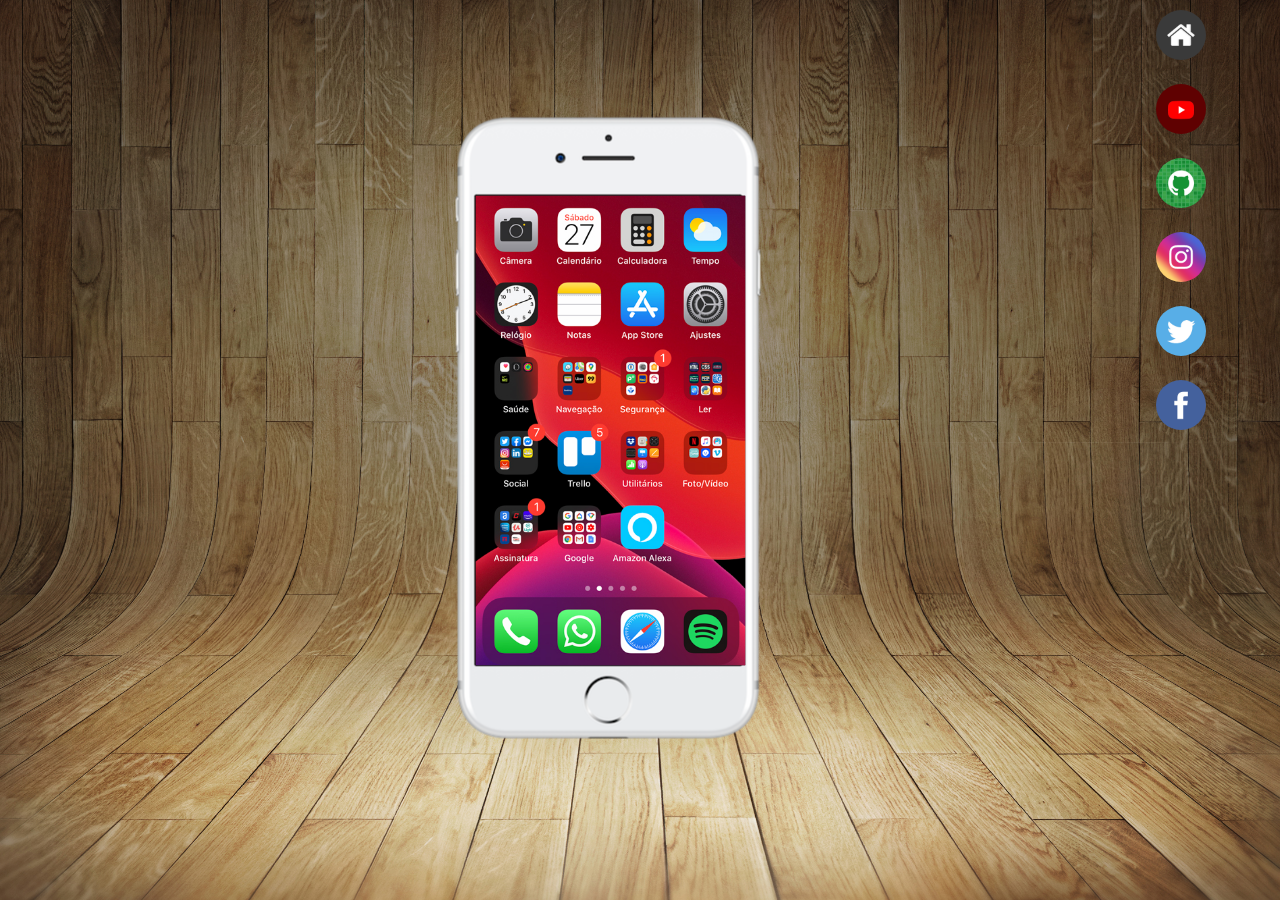
<file: index.html>
<!DOCTYPE html>
<html lang="pt-br">
<head>
    <meta charset="UTF-8">
    <meta name="viewport" content="width=device-width, initial-scale=1.0">
    <title>Projeto Redes Sociais</title>
    <link rel="shortcut icon" href="favicon.ico" type="image/x-icon">
    <link rel="stylesheet" href="css/style.css">
</head>
<body>
    <main>
        <section id="tlf">
            <iframe src="tls/home.html" name="frm" id="frm" frameborder="0"> Seu navegador não é compatível com o uso de iframes</iframe>
        </section>
        <section id="rds">
            <a href="tls/home.html" target="frm"> <img src="imagens/logo-home.jpg" alt="Home"></a>

            <a href="tls/youtube.html" target="frm"> <img src="imagens/logo-youtube.jpg" alt="YouTube"></a>

            <a href="tls/github.html" target="frm"><img src="imagens/logo-github.jpg" alt="gitHub"></a>

            <a href="tls/instagram.html" target="frm"><img src="imagens/logo-instagram.jpg" alt="Instagram"></a>

            <a href="tls/twitter.html" target="frm"><img src="imagens/logo-twitter.jpg" alt=""></a>

            <a href="tls/facebook.html" target="frm"><img src="imagens/logo-facebook.jpg" alt=""></a>

        </section>
    </main>

    
</body>
</html>
</file>
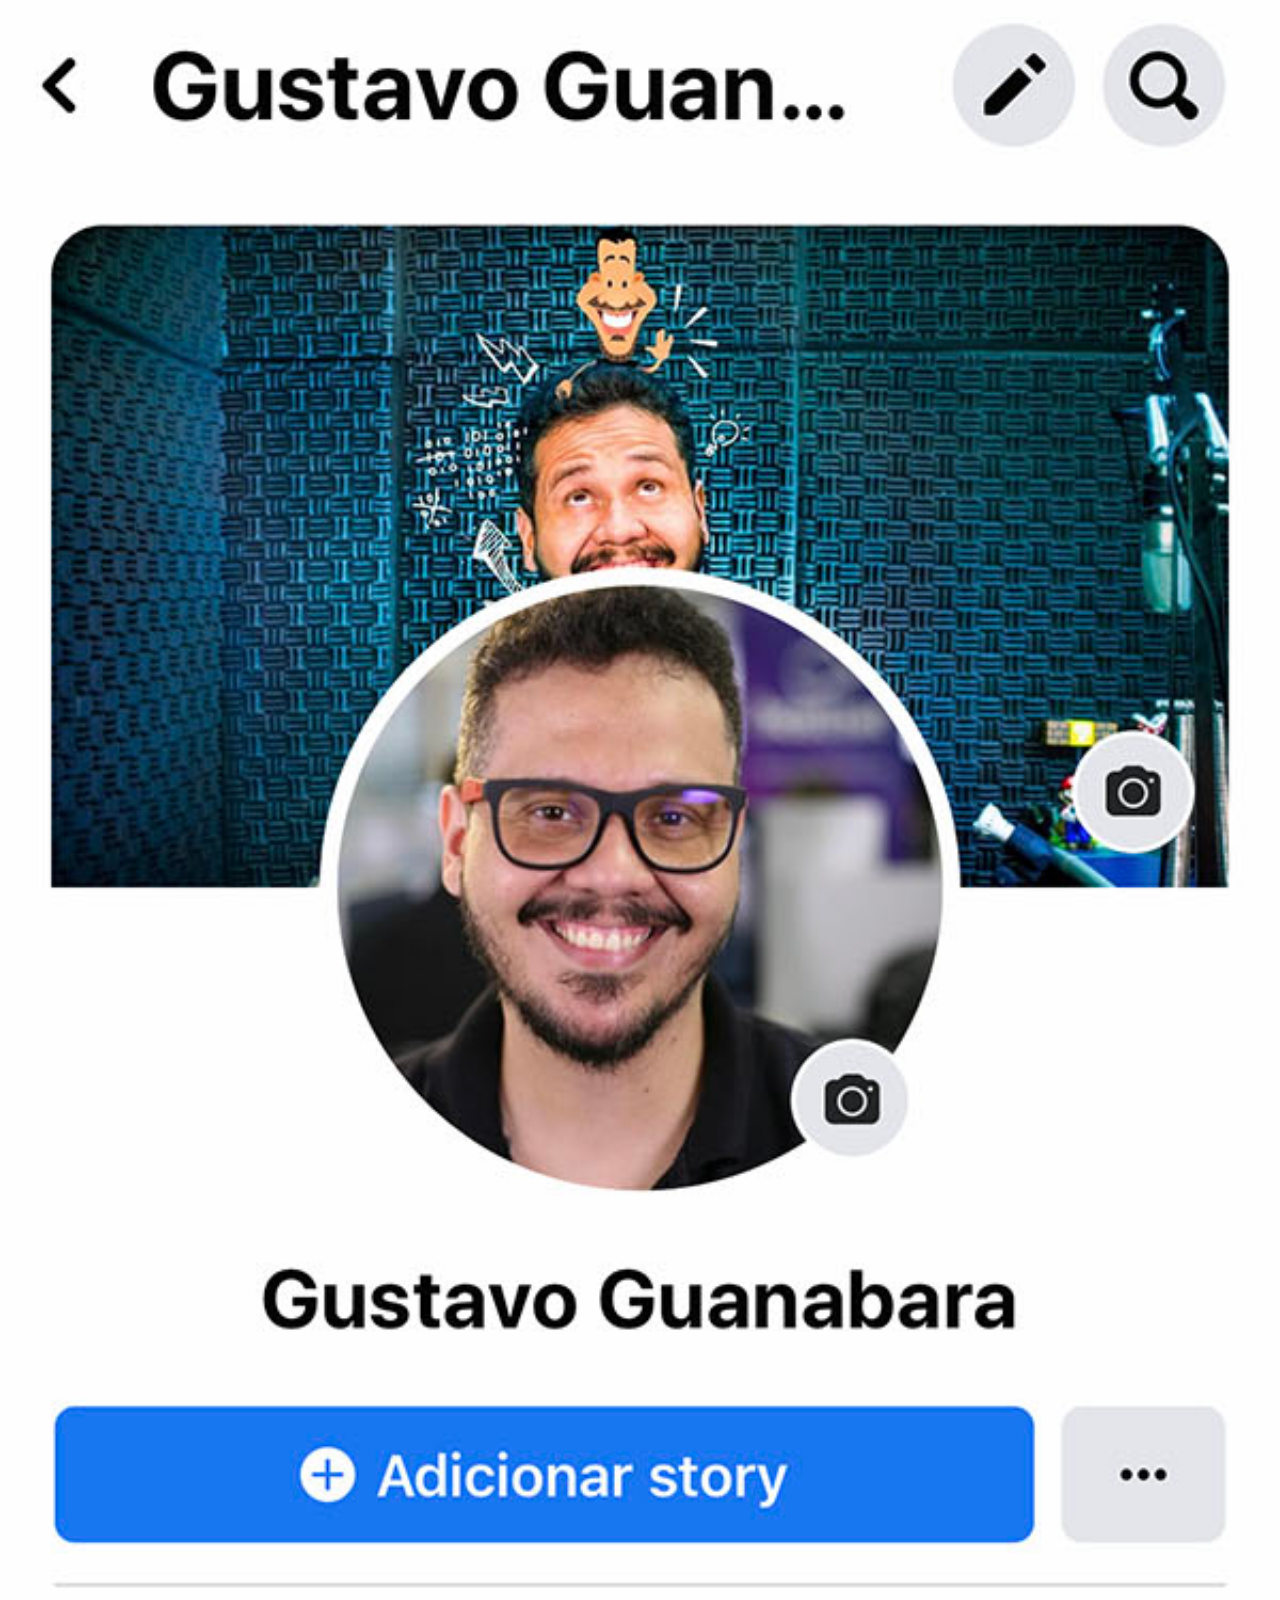
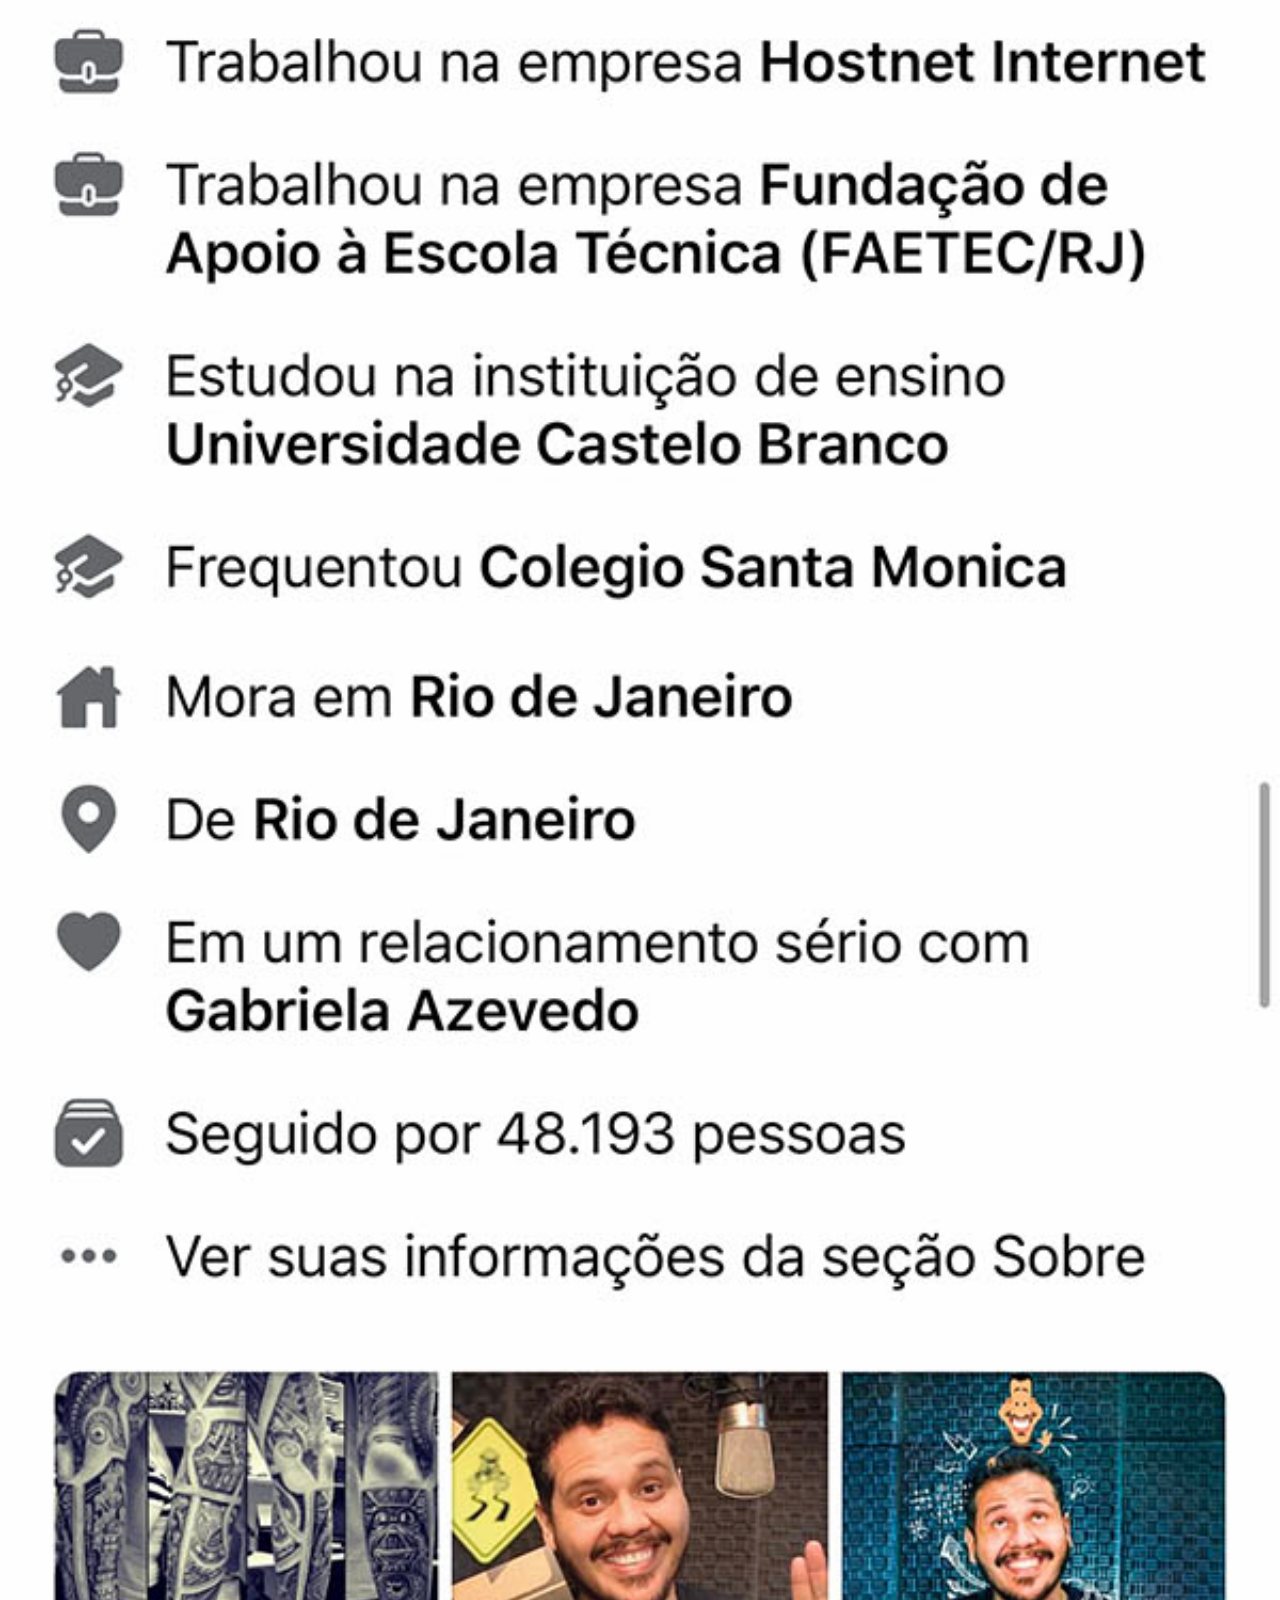
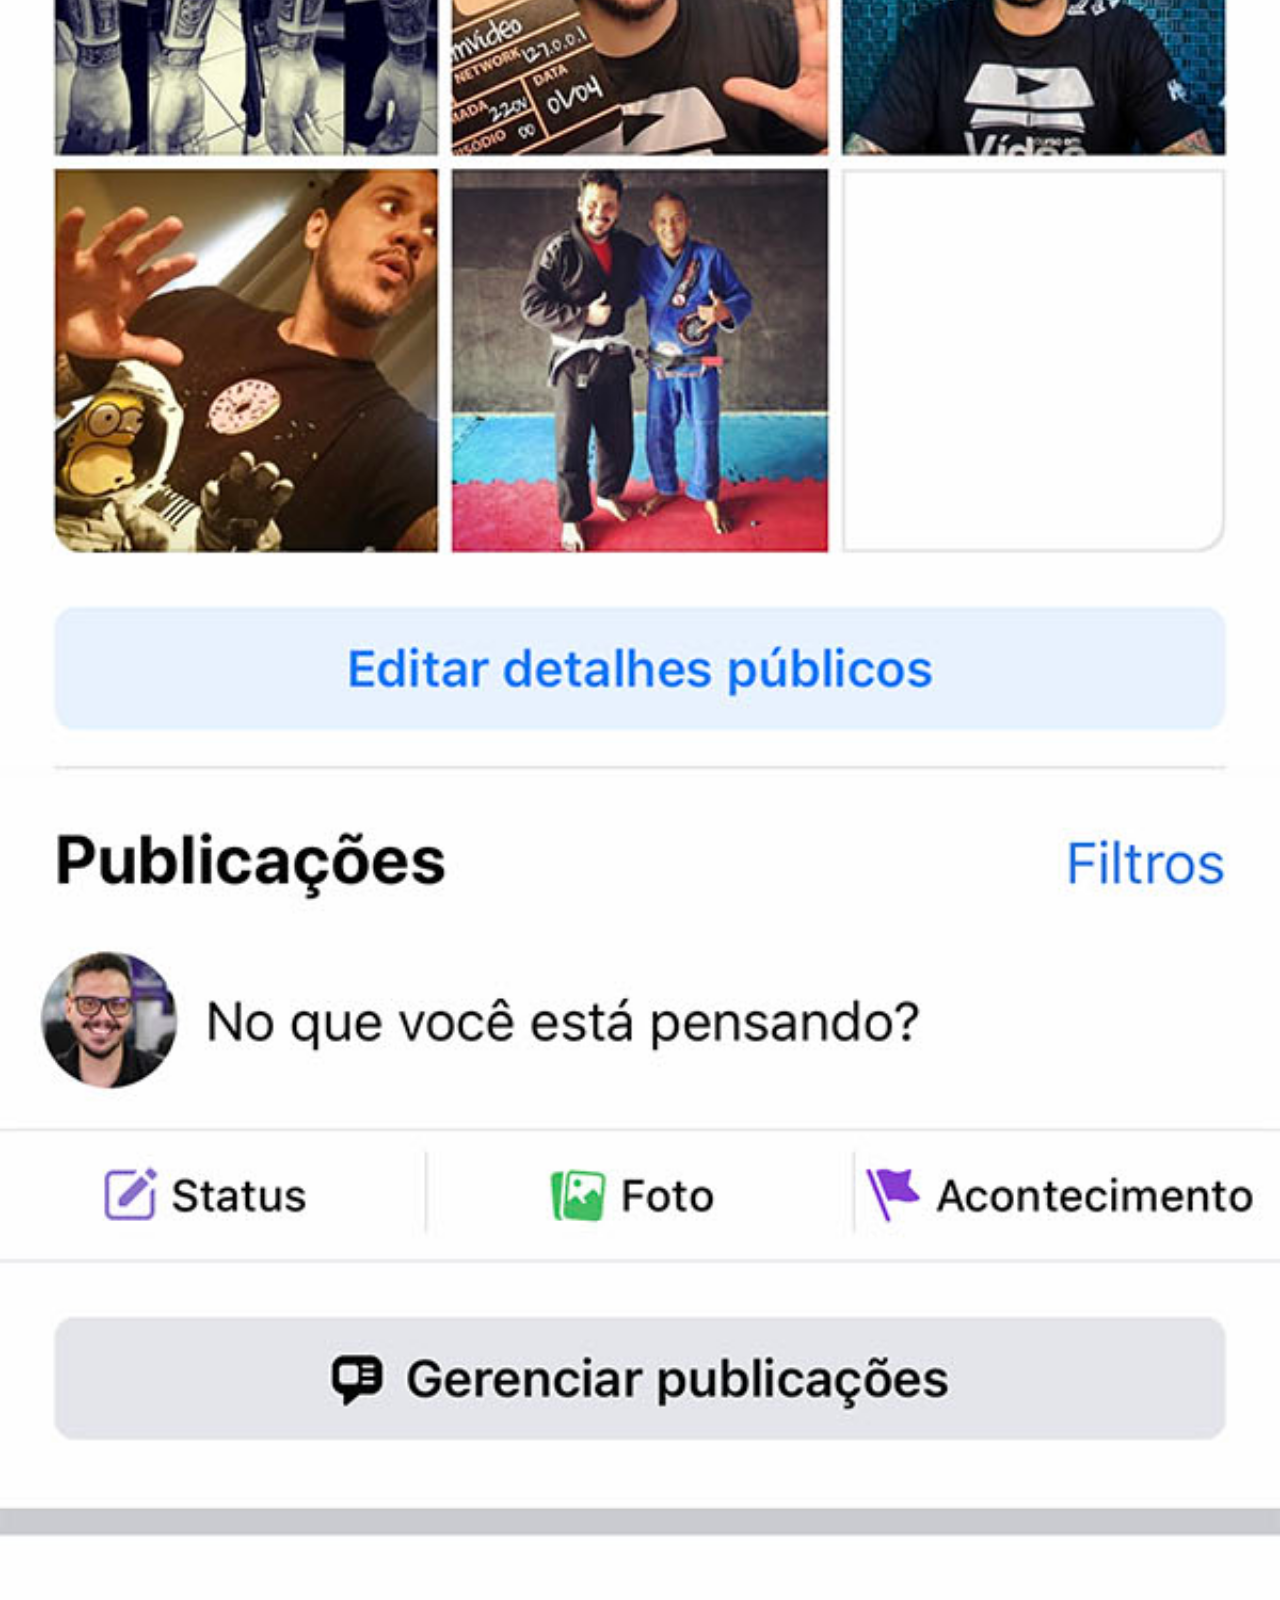
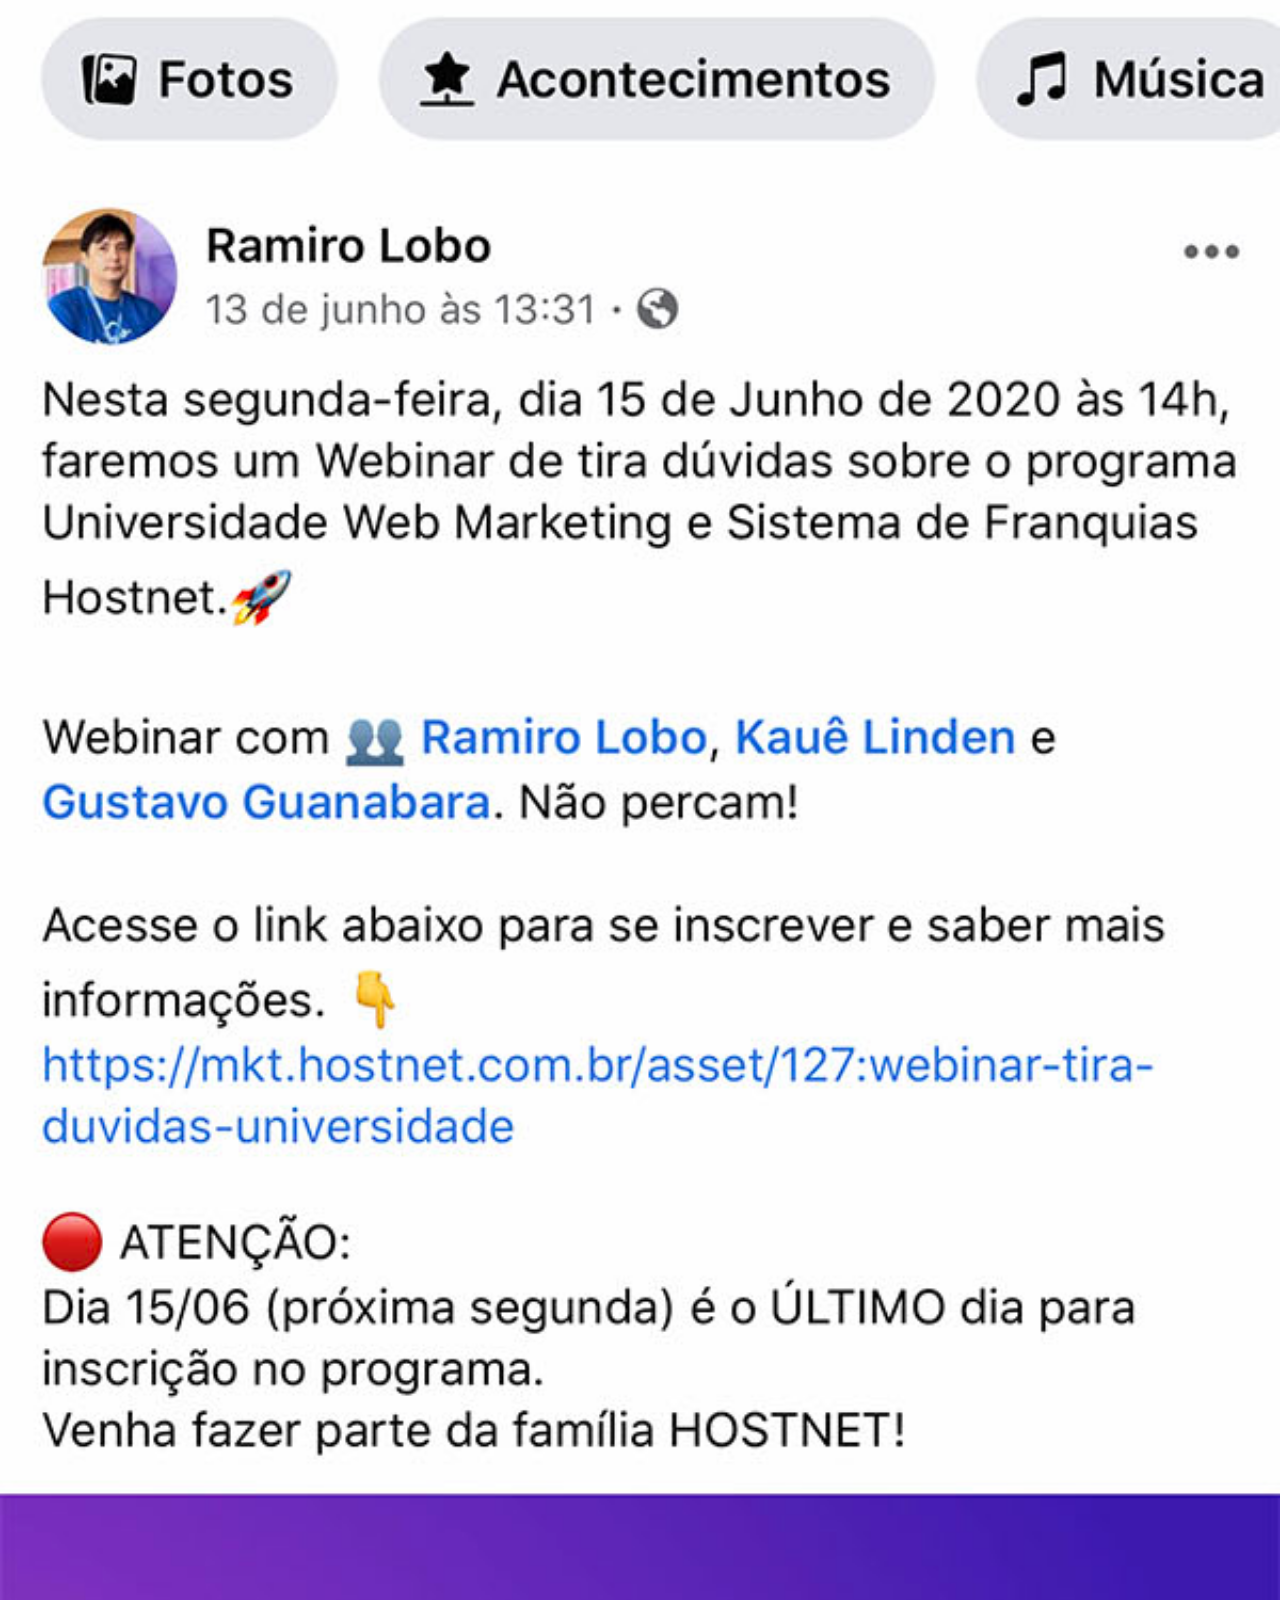
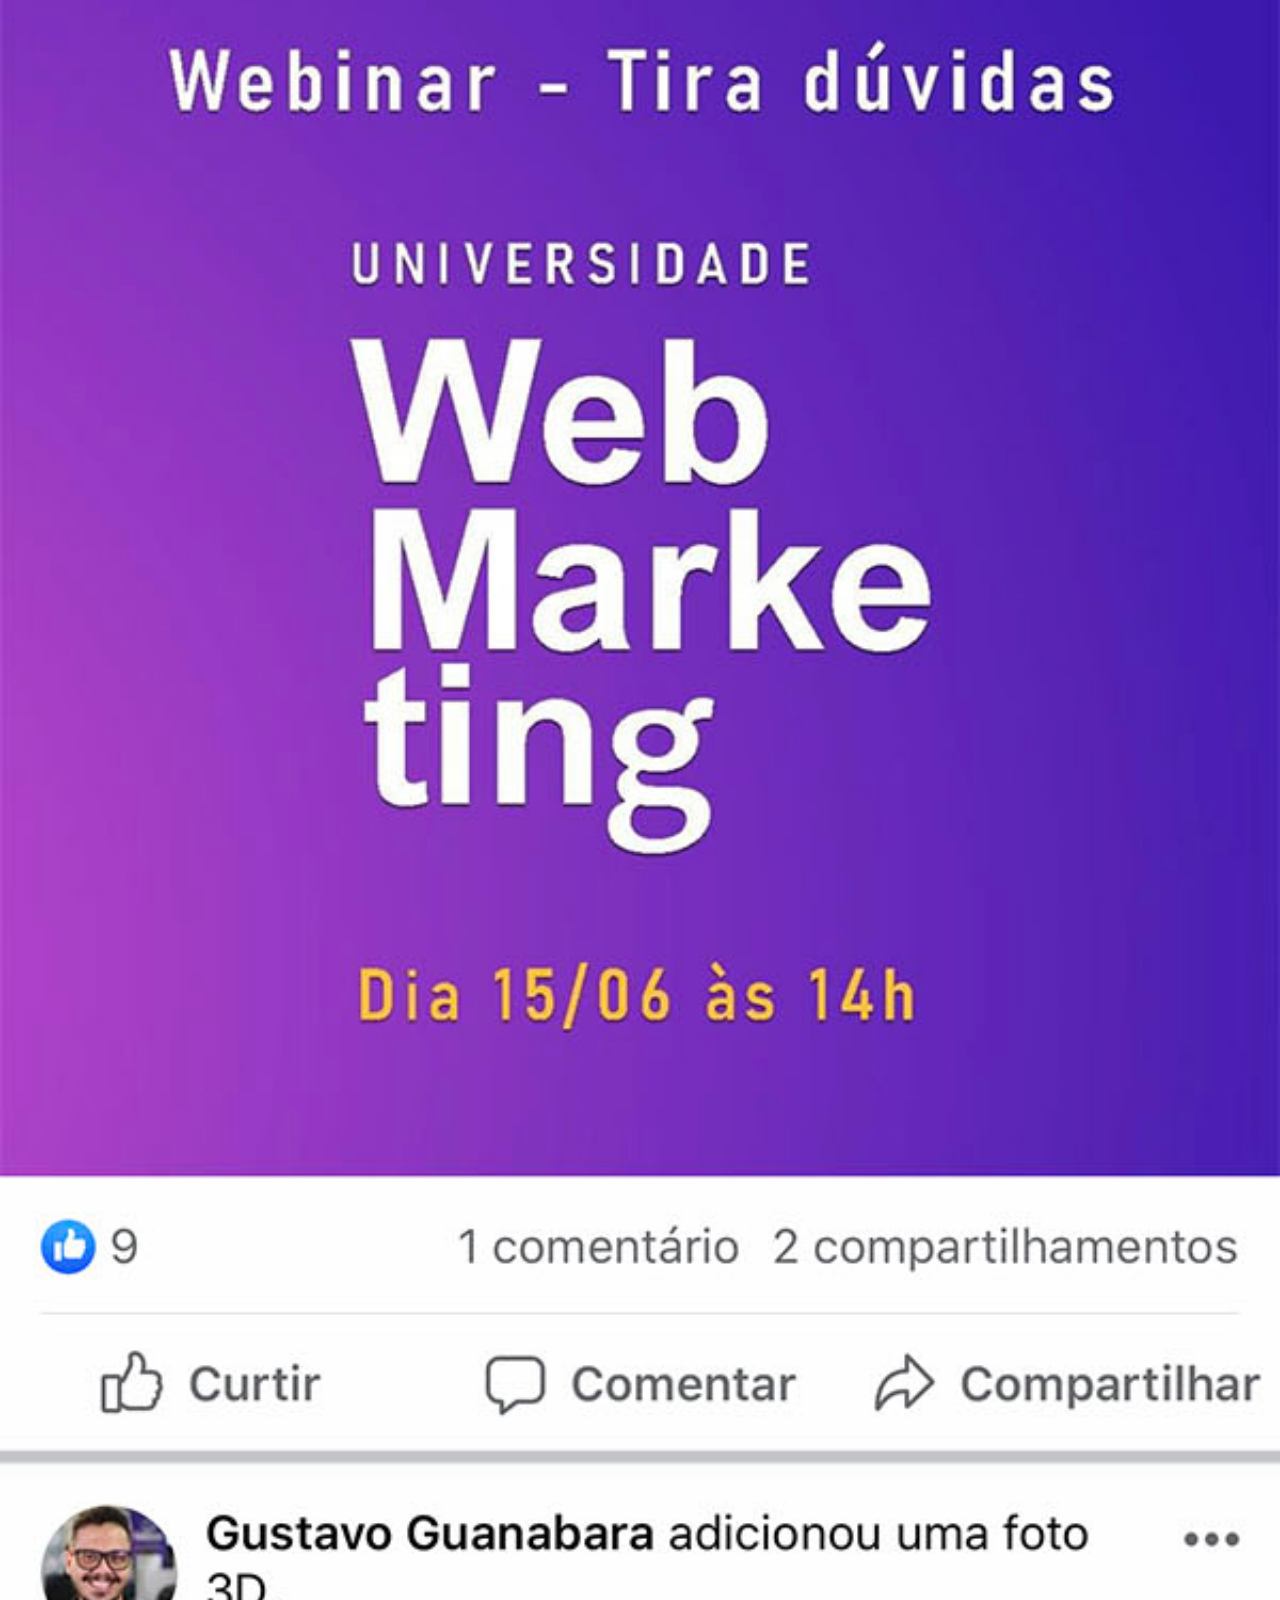
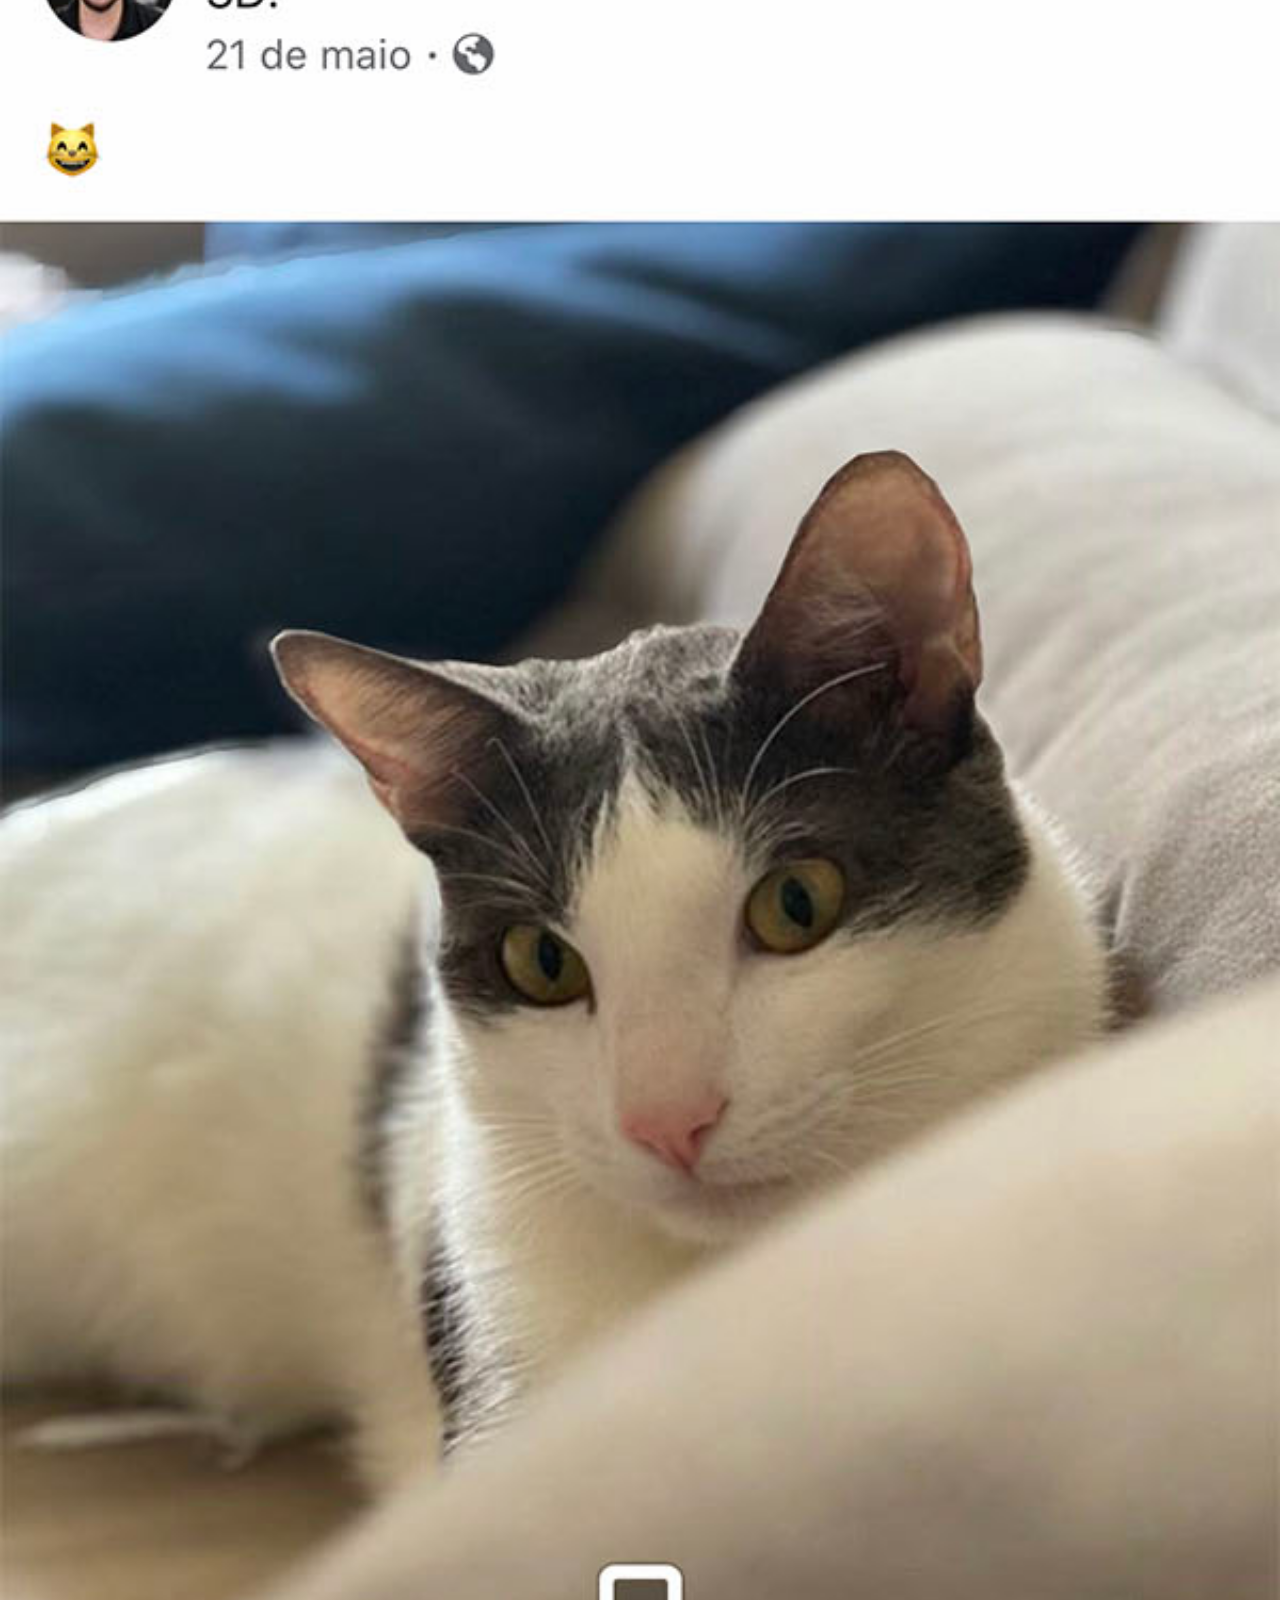
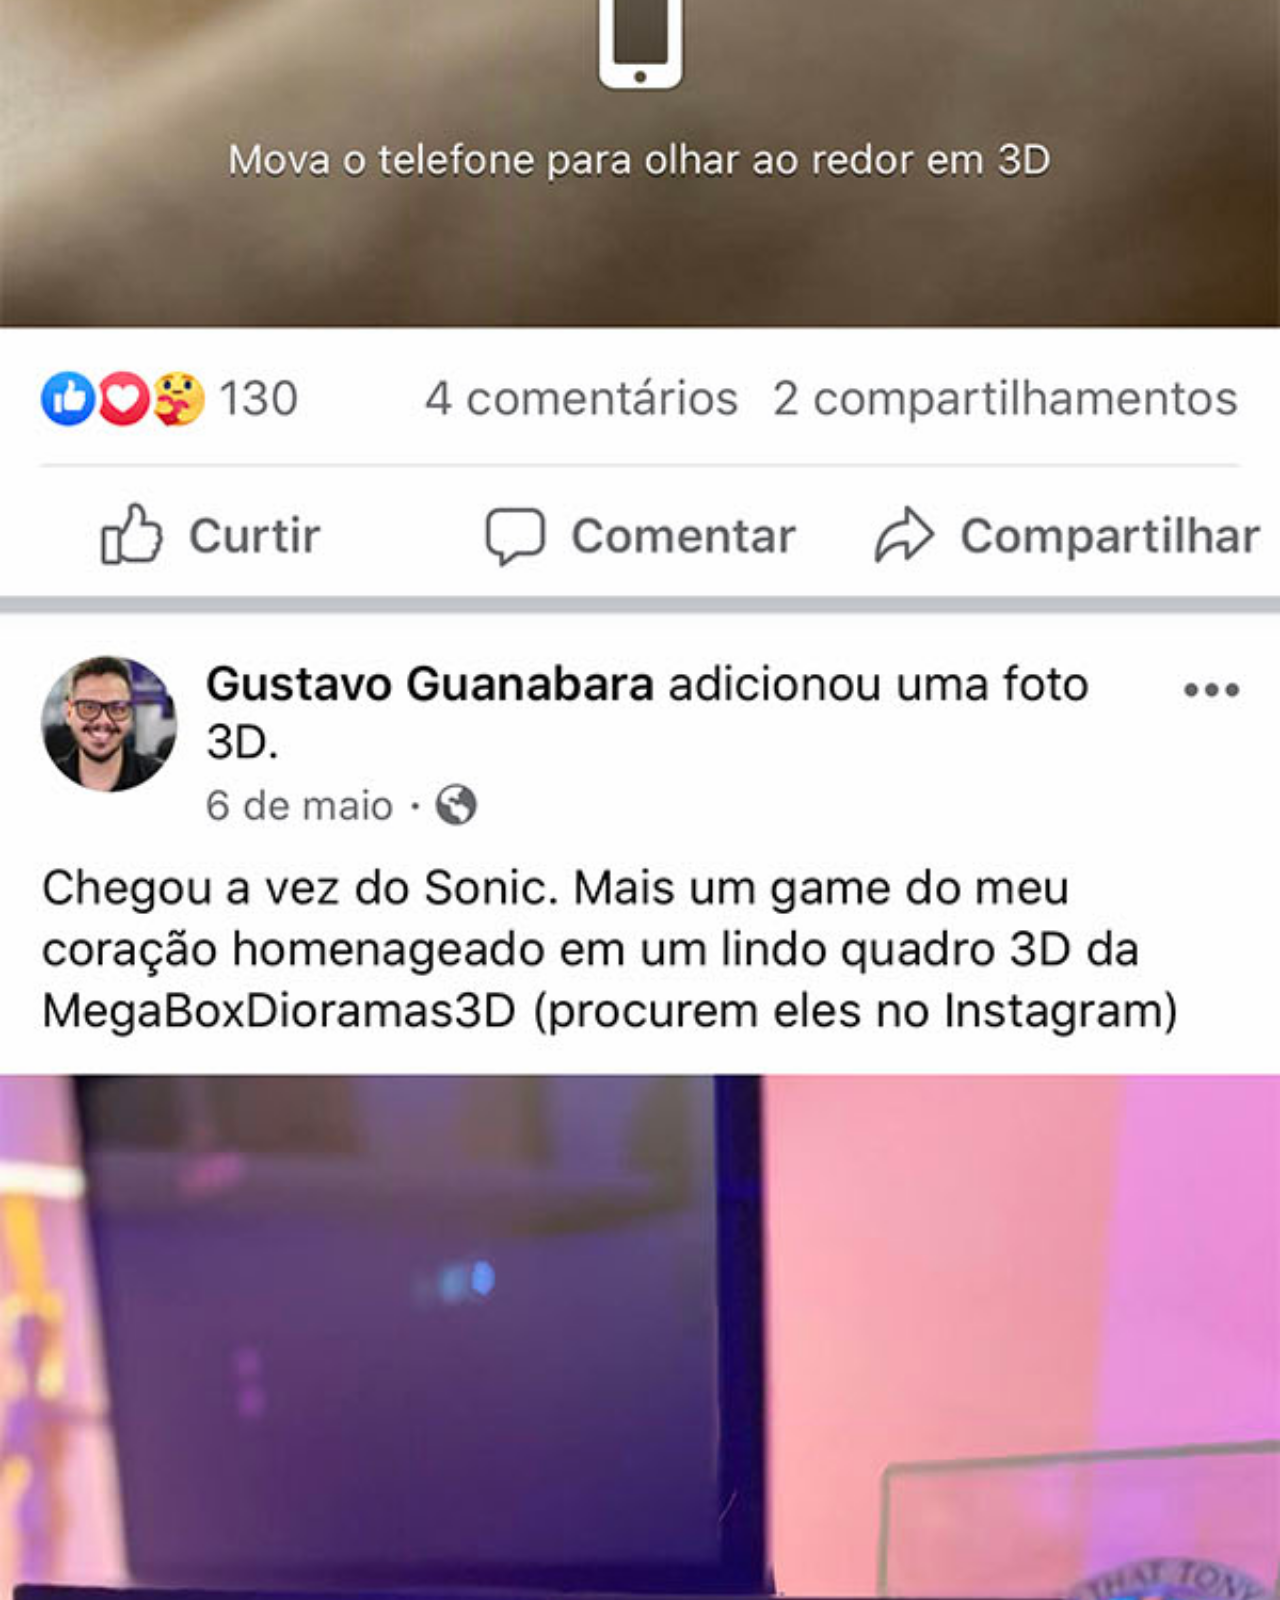
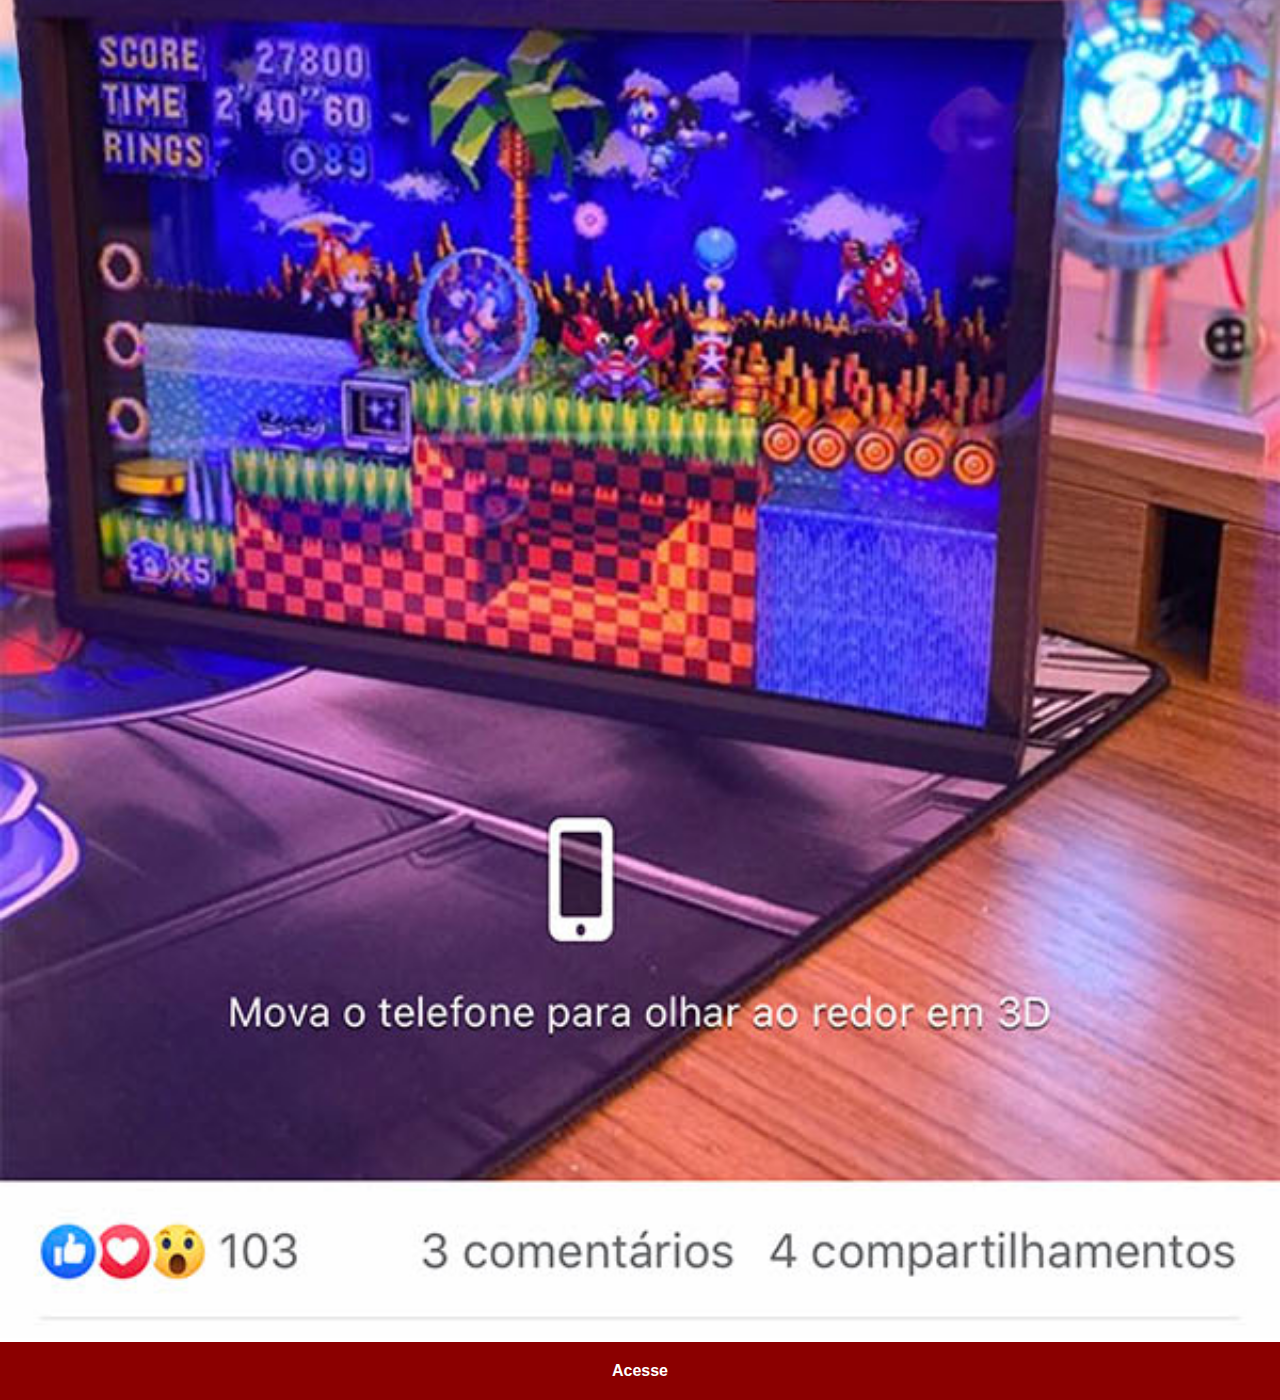
<file: tls/facebook.html>
<!DOCTYPE html>
<html lang="pt-br">
<head>
    <meta charset="UTF-8">
    <meta name="viewport" content="width=device-width, initial-scale=1.0">
    <title>Facebook</title>
    <link rel="stylesheet" href="../css/social.css">
</head>
<body>
    <img src="../imagens/tela-facebook.jpg" alt="Facebook">
    <a href="https://www.facebook.com/gustavoguanabara/?locale=pt_BR" target="_blank">Acesse</a>
    
</body>
</html>
</file>
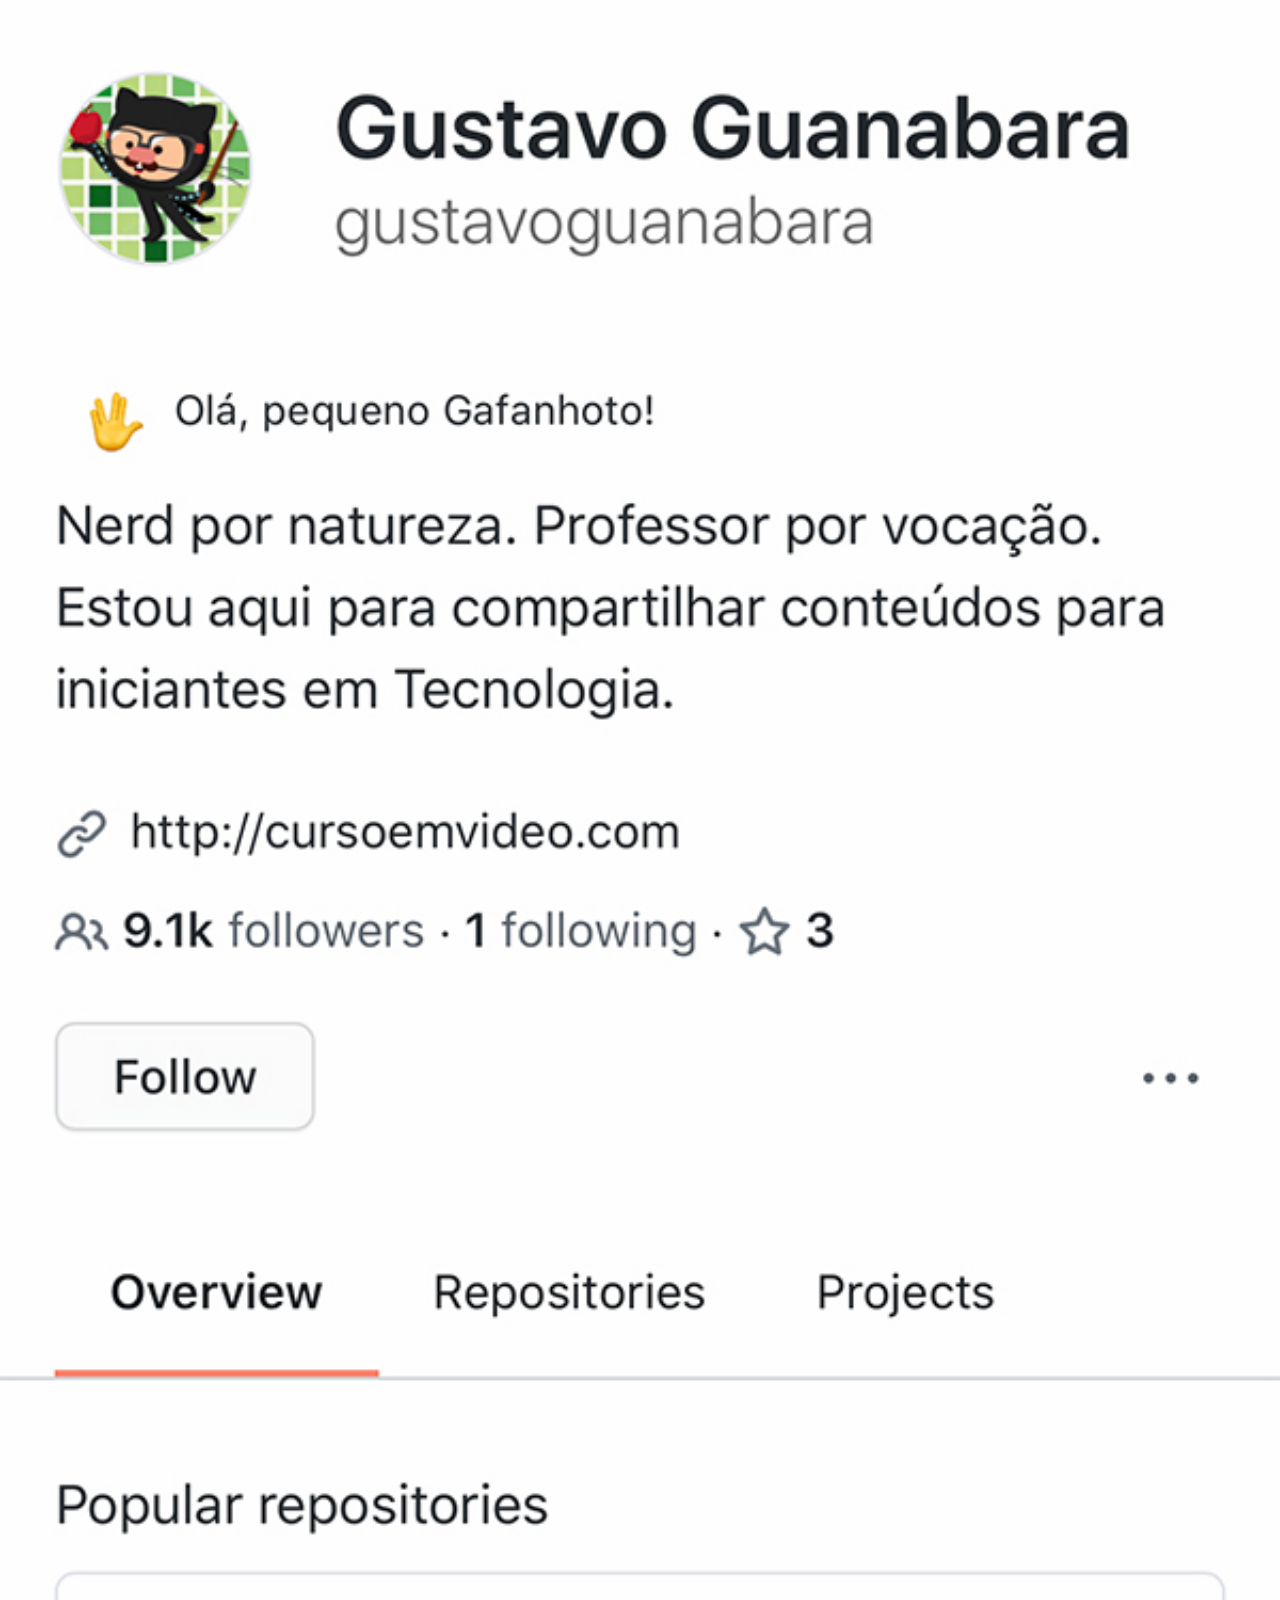
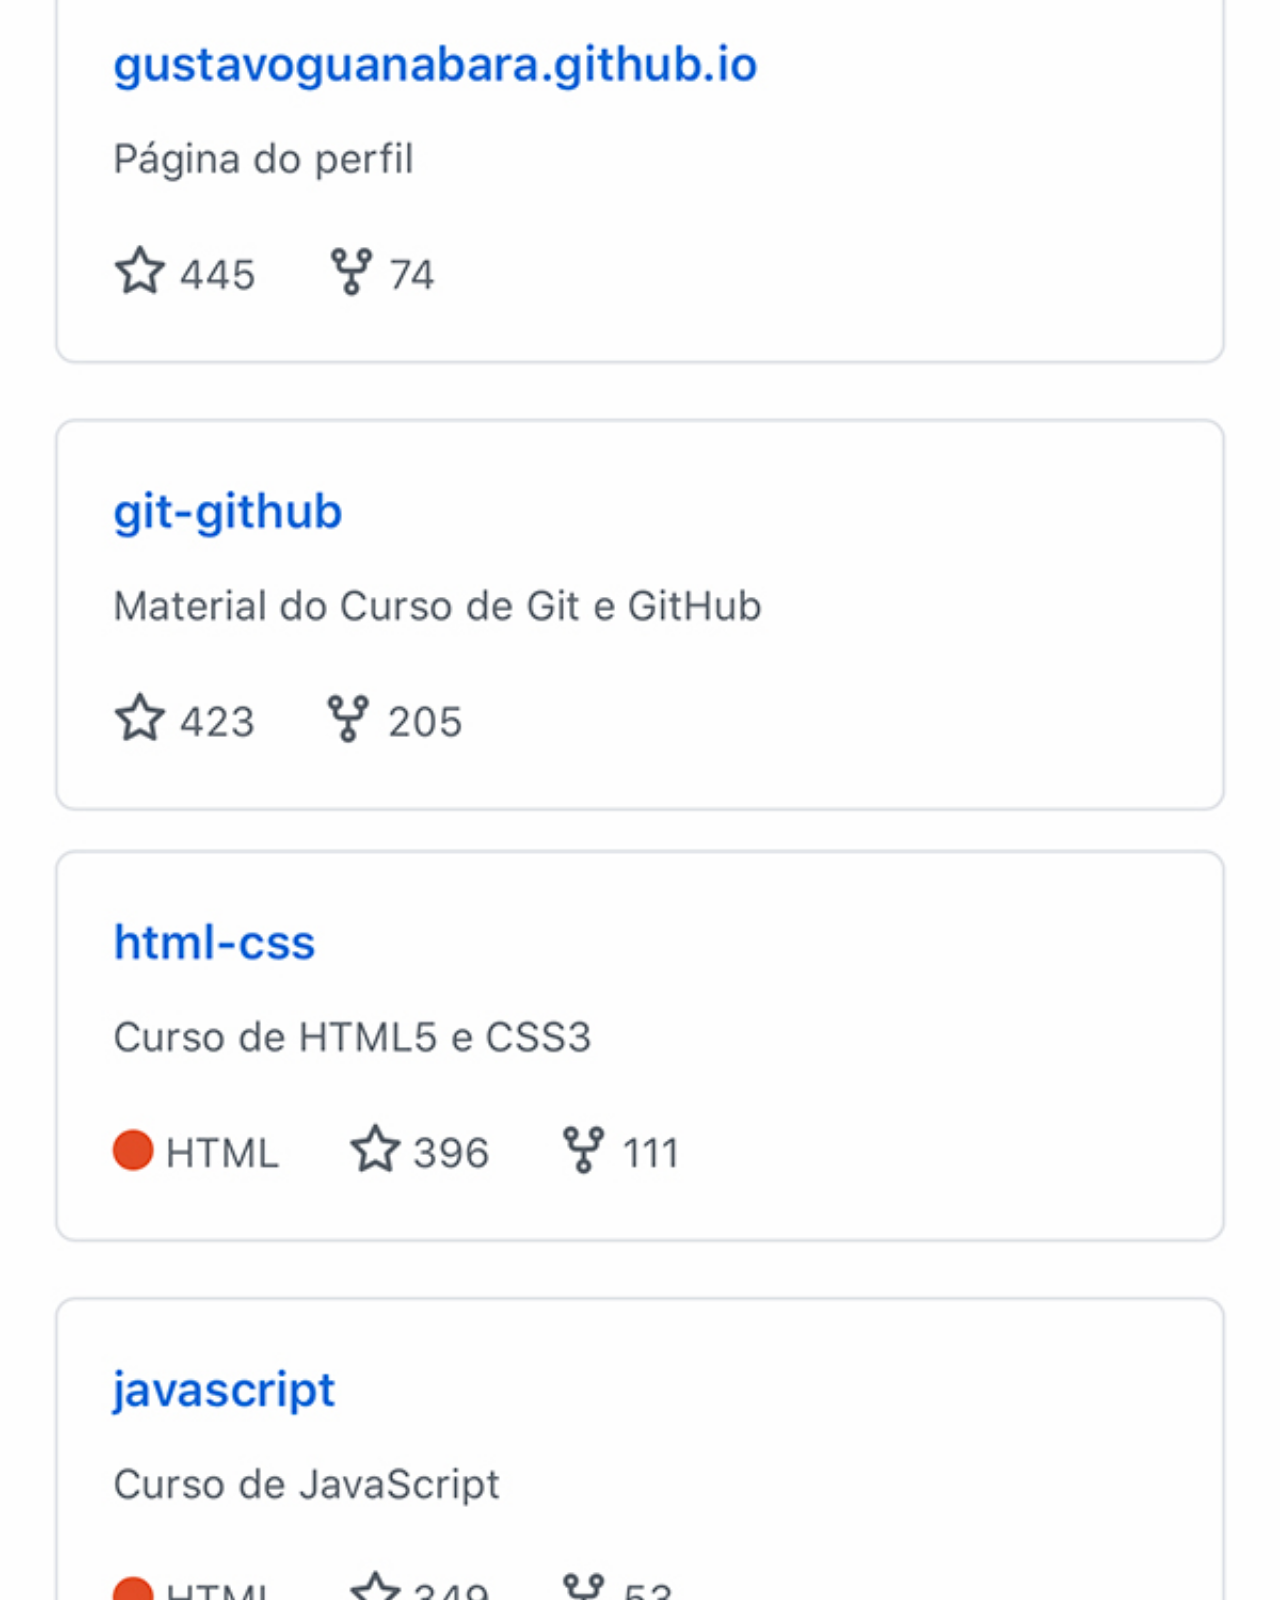
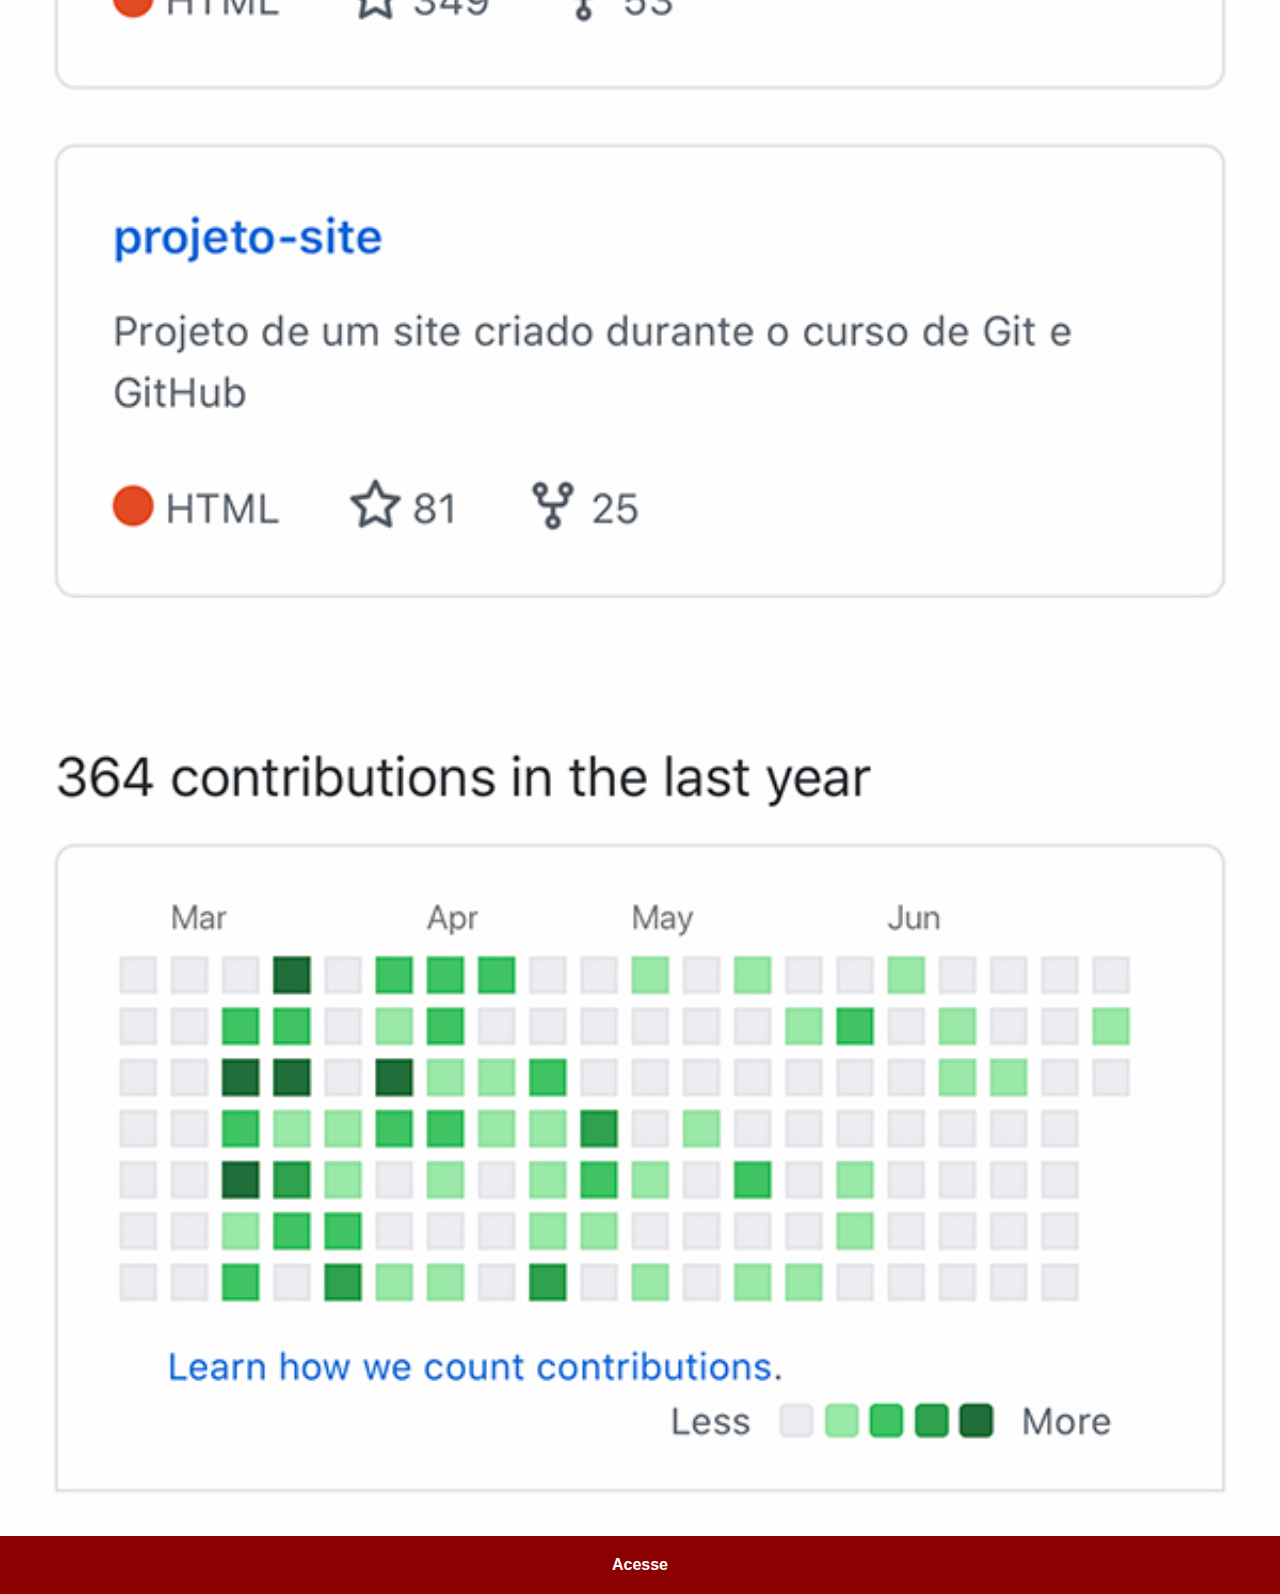
<file: tls/github.html>
<!DOCTYPE html>
<html lang="pt-br">
<head>
    <meta charset="UTF-8">
    <meta name="viewport" content="width=device-width, initial-scale=1.0">
    <title>GitHub</title>
    <link rel="stylesheet" href="../css/social.css">
</head>
<body>
    <img src="../imagens/tela-github.jpg" alt="GitHub">
    <a href="https://github.com/gustavoguanabara" target="_blank">Acesse</a>
    
</body>
</html>
</file>
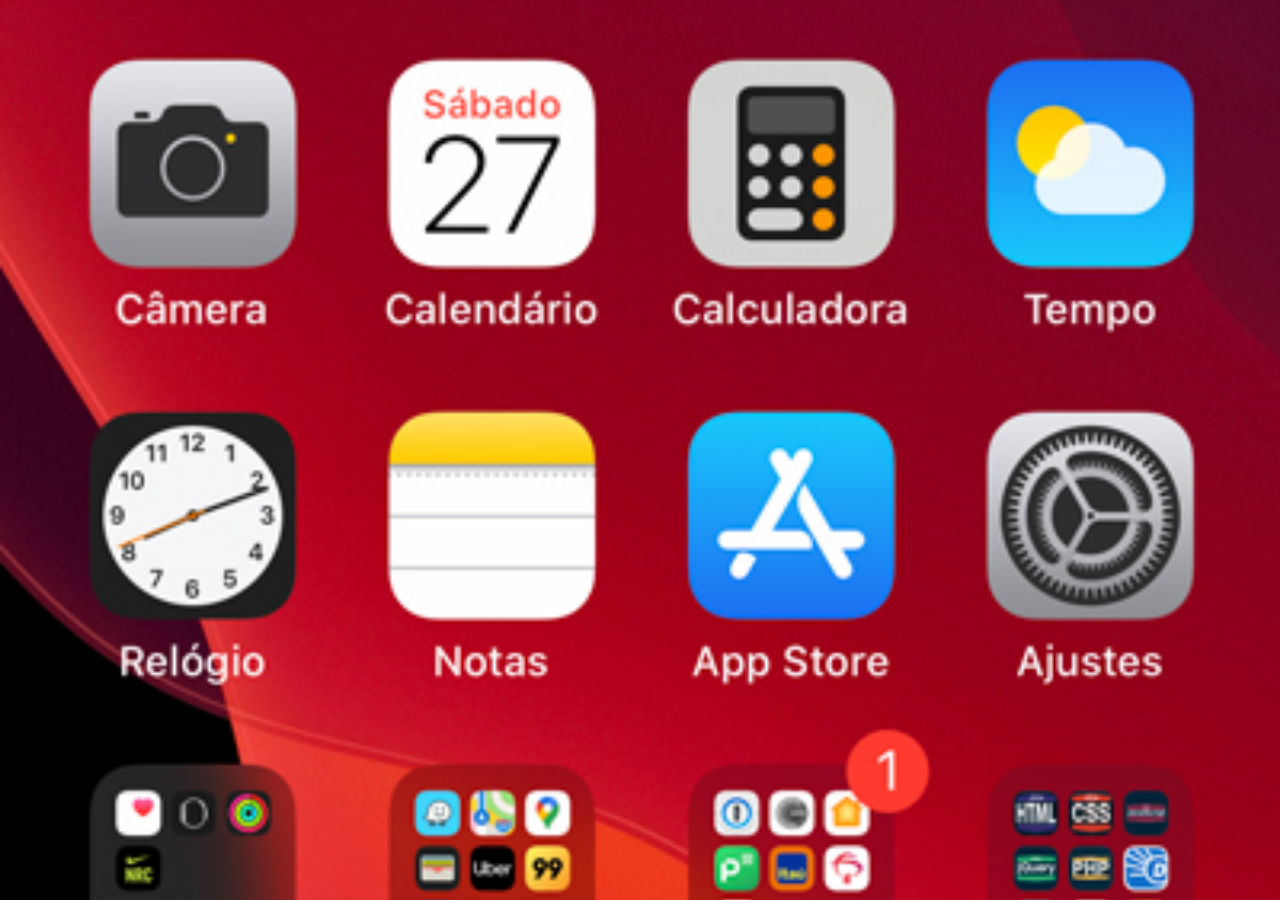
<file: tls/home.html>
<!DOCTYPE html>
<html lang="pt-br">
<head>
    <meta charset="UTF-8">
    <meta name="viewport" content="width=device-width, initial-scale=1.0">
    <title>Home</title>
    <style>
        * {
            margin: 0px;
            padding: 0px;
        }
        body {
            width: 100vw;
            height: 100vh;
            background: black url('../imagens/tela-home.jpg') no-repeat top center;
            background-size: cover;
        }
    </style>
</head>
<body>
    
</body>
</html>
</file>
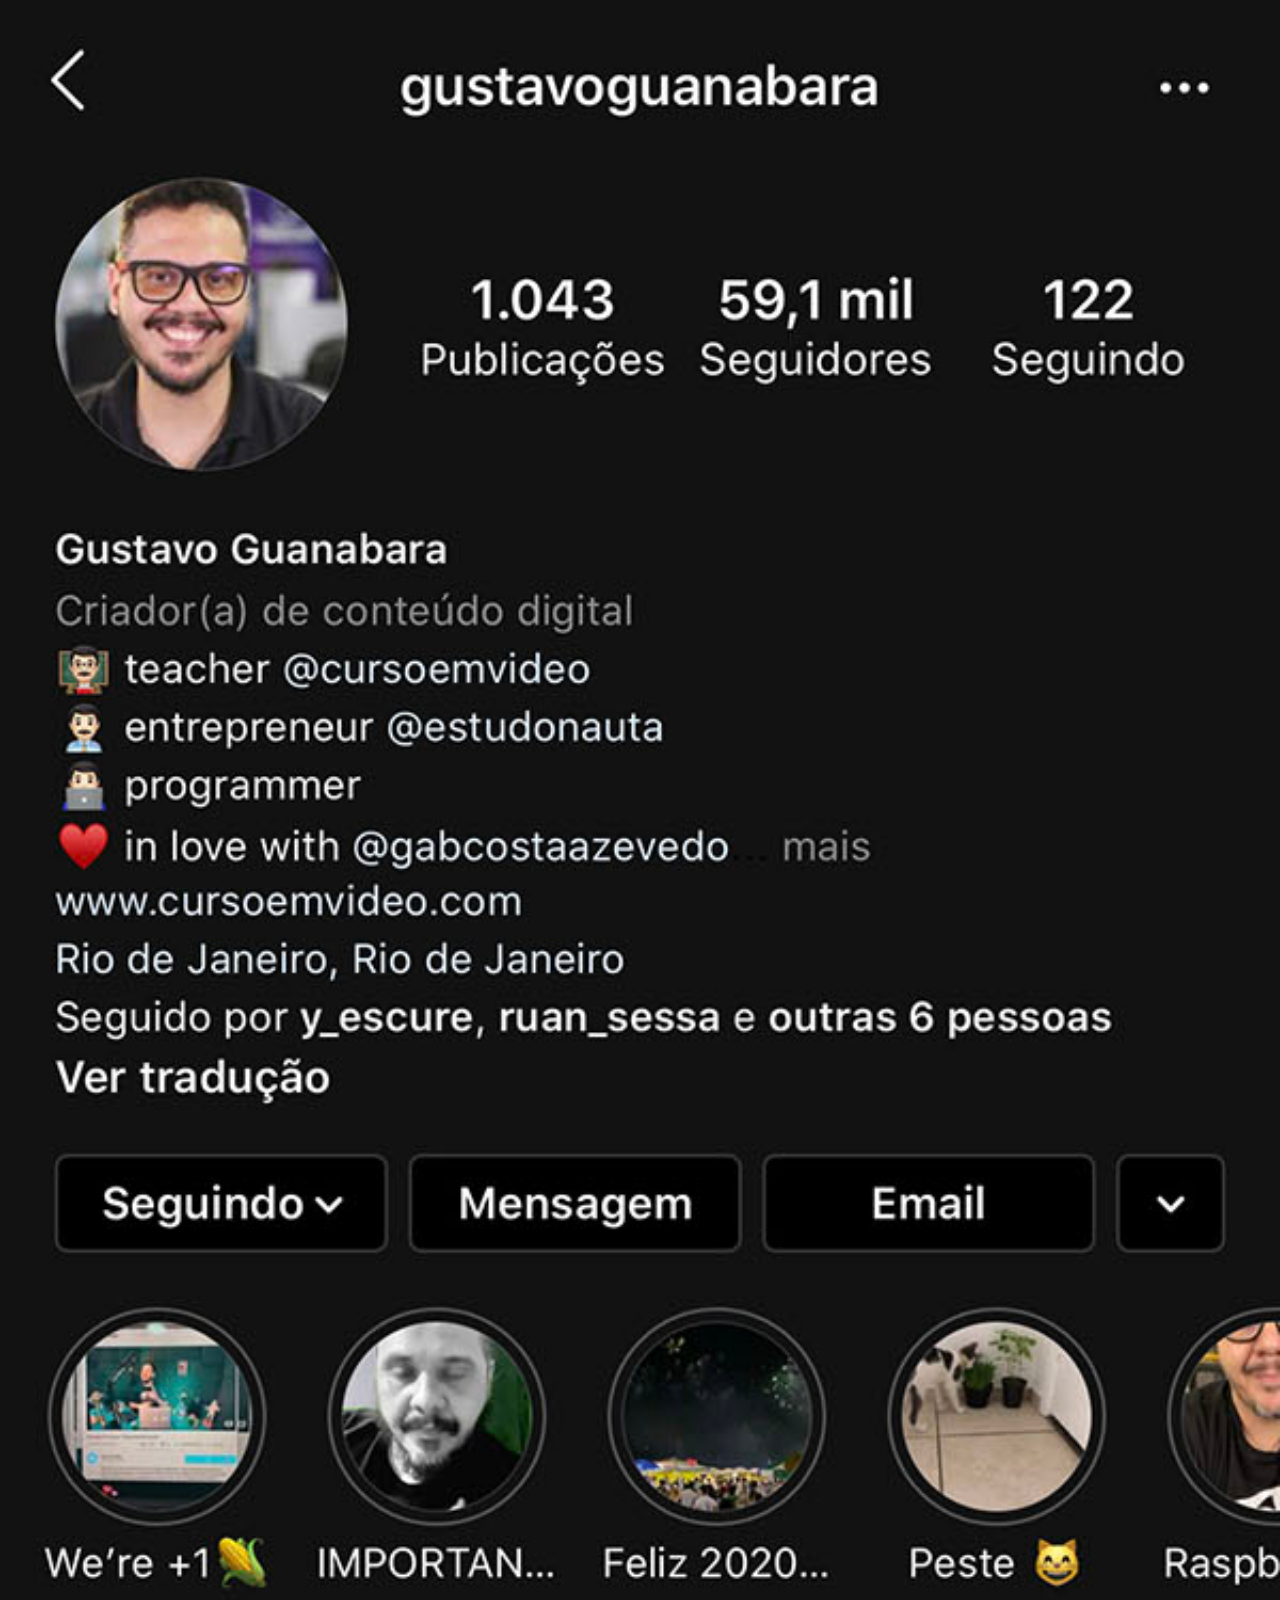
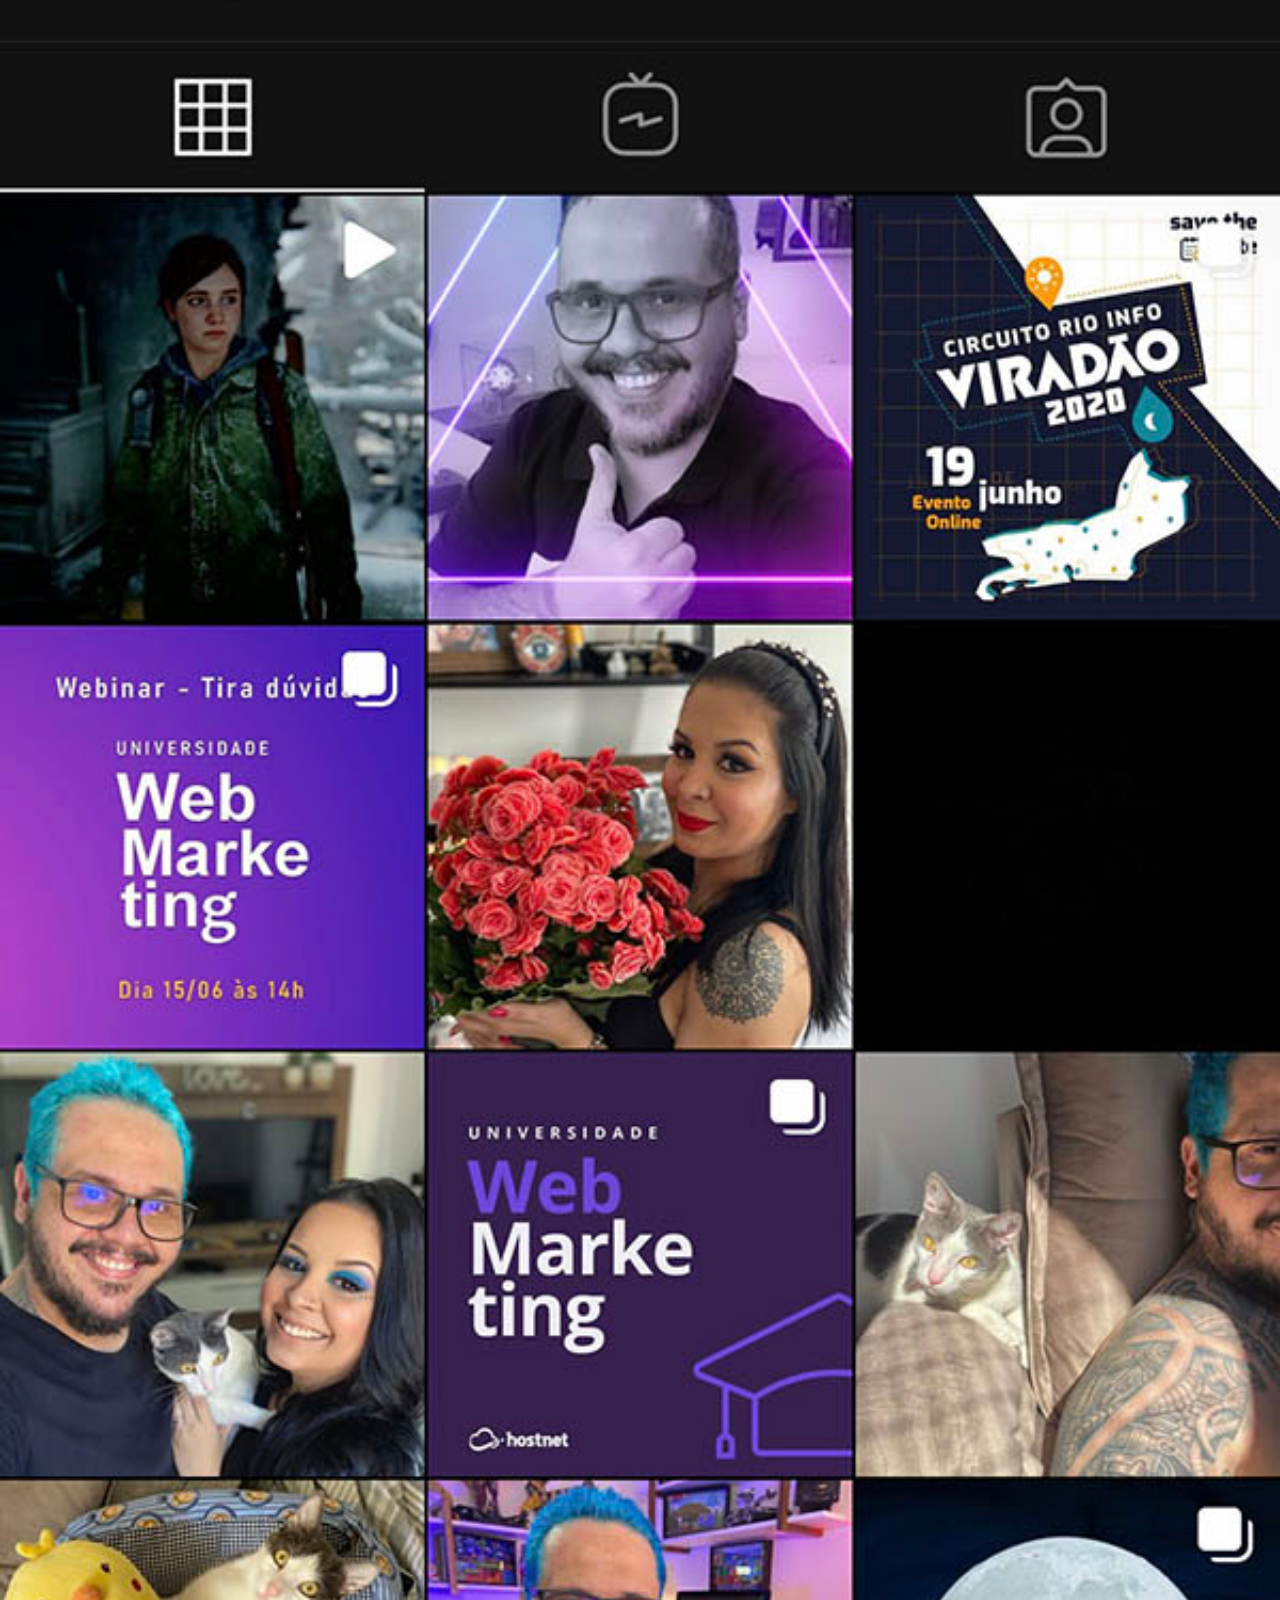
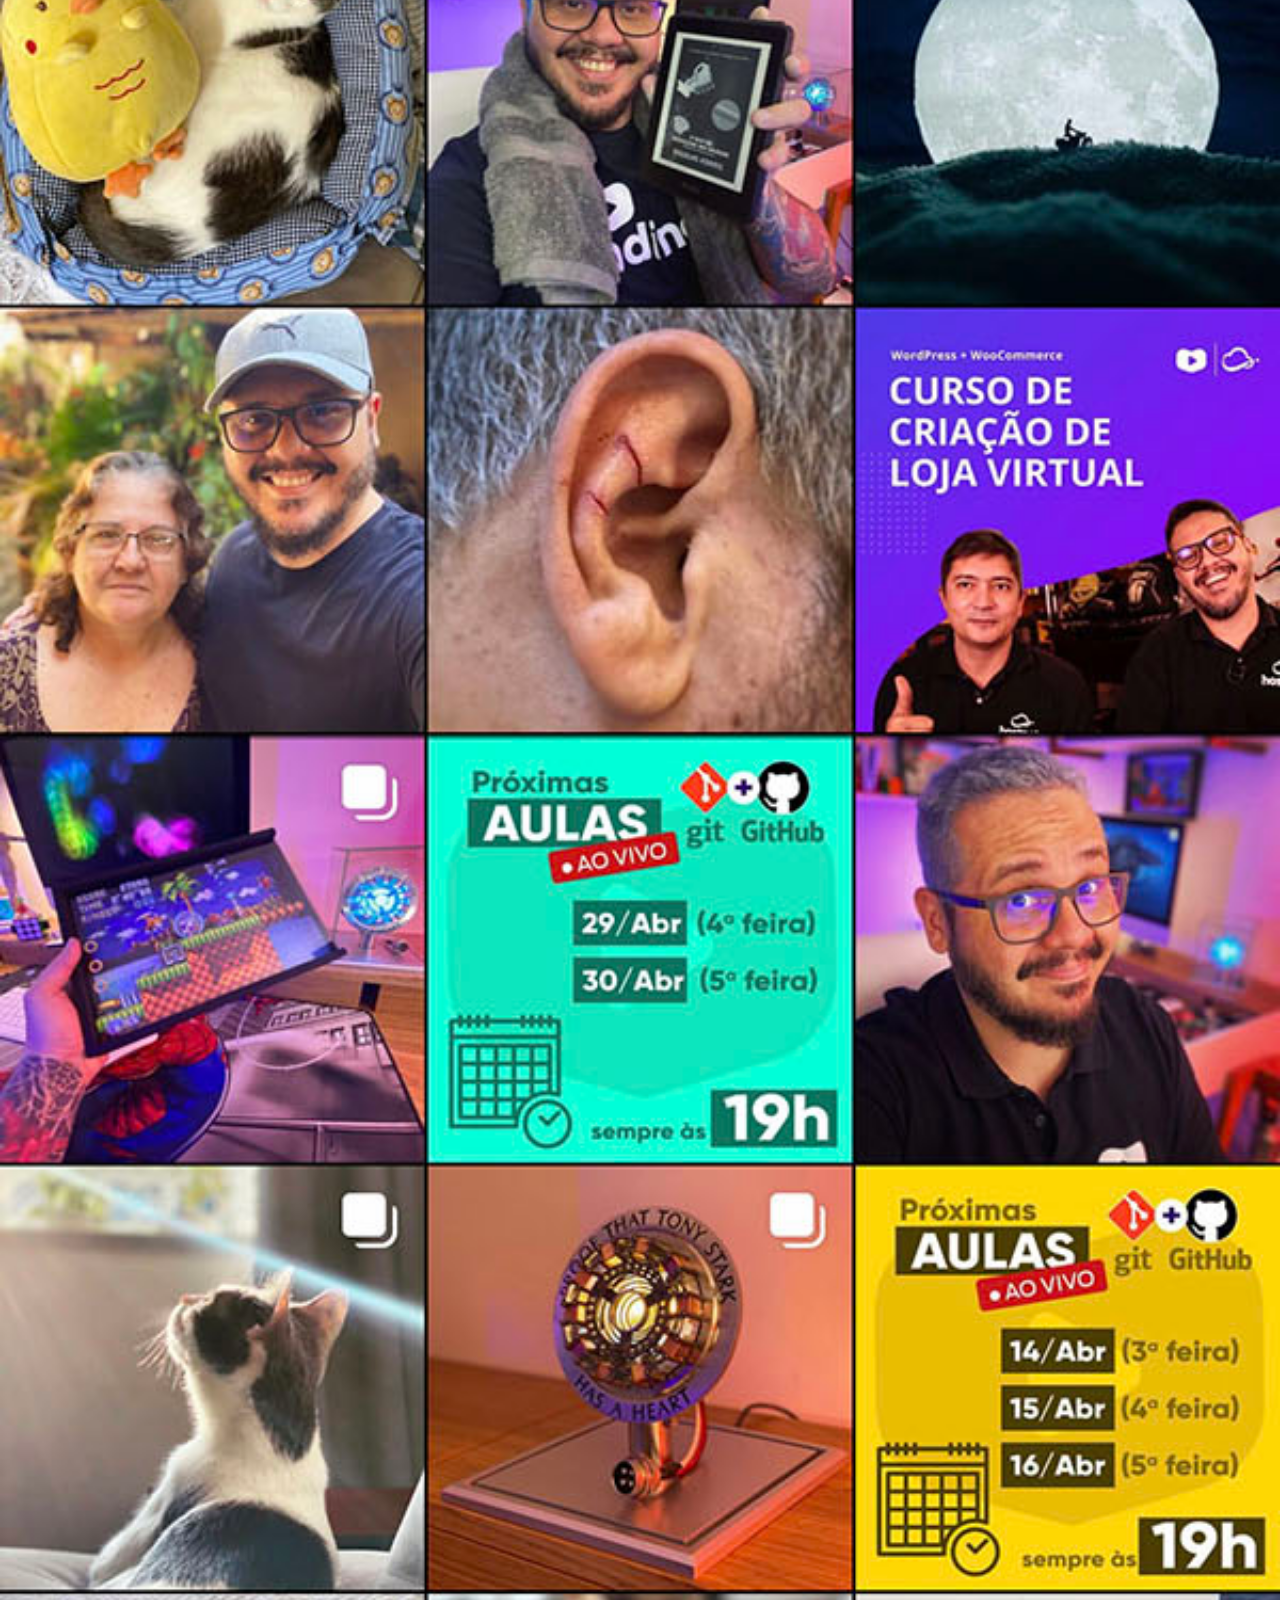
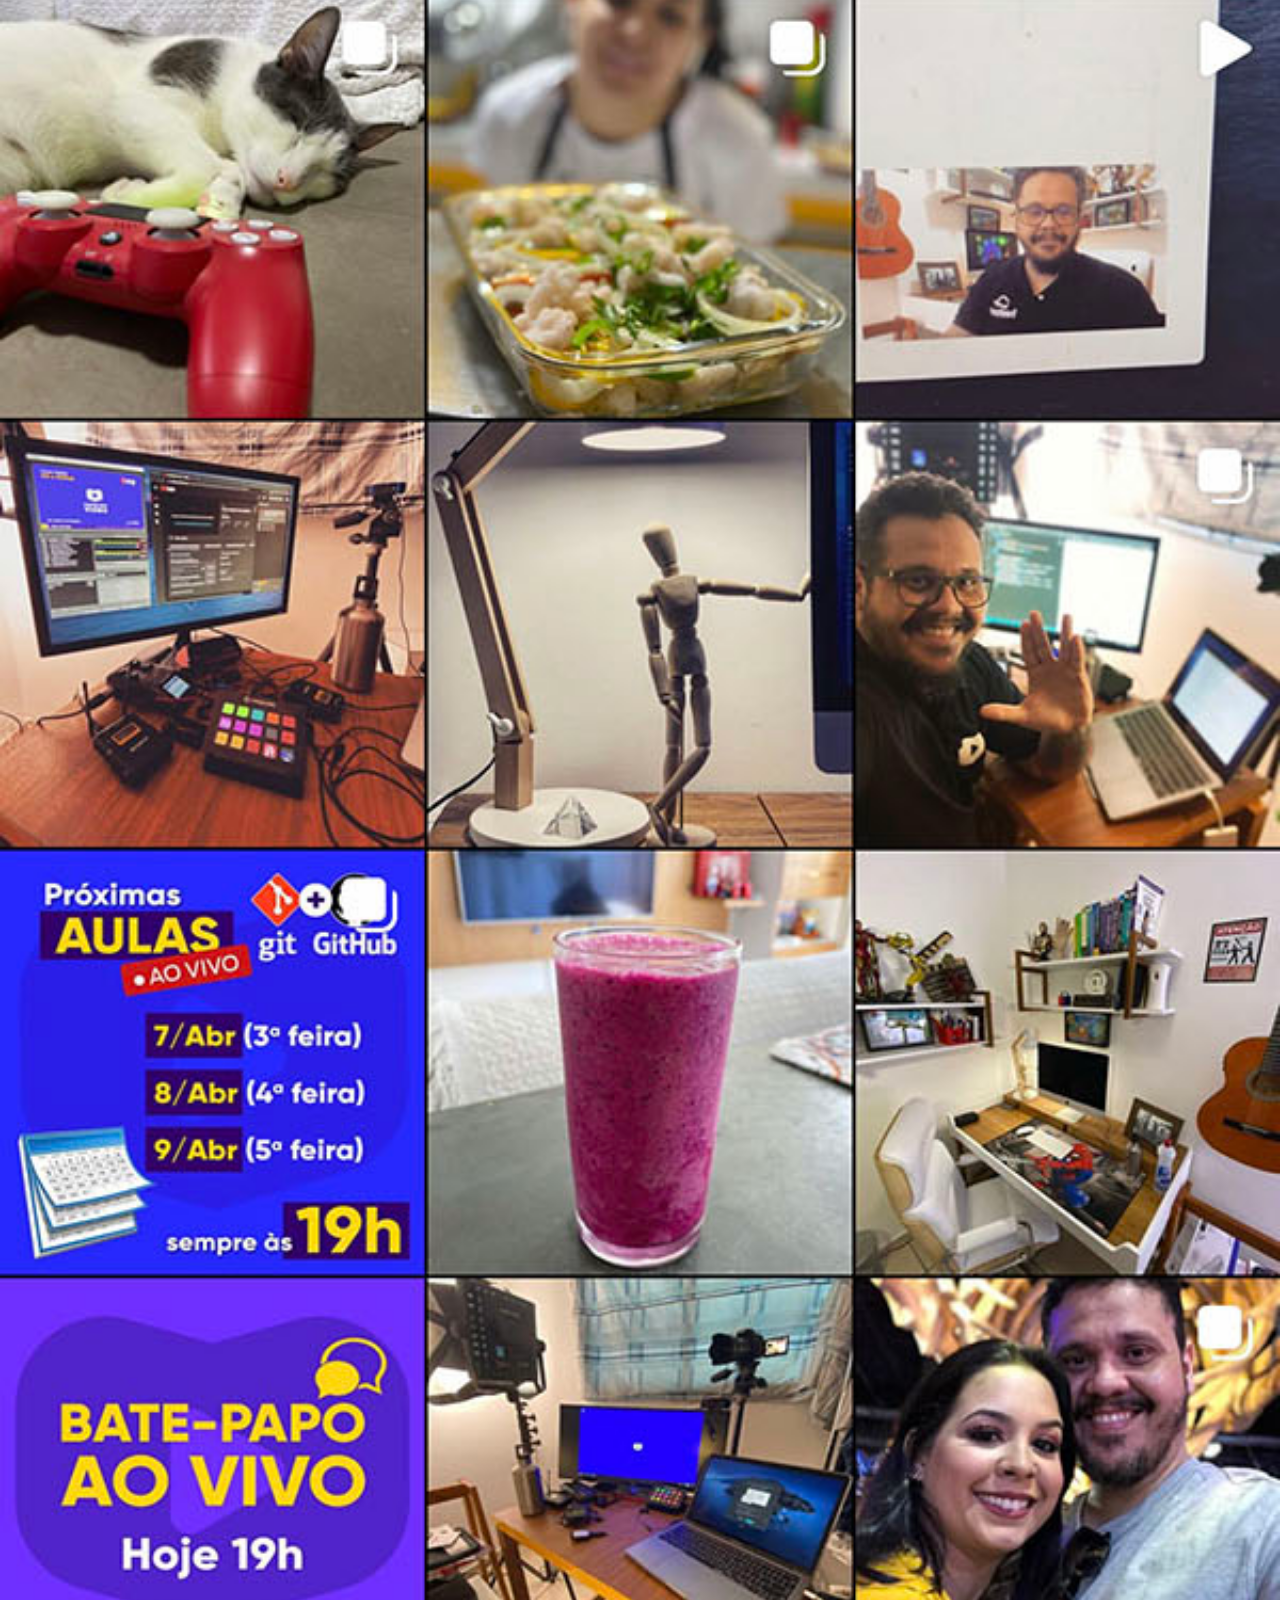
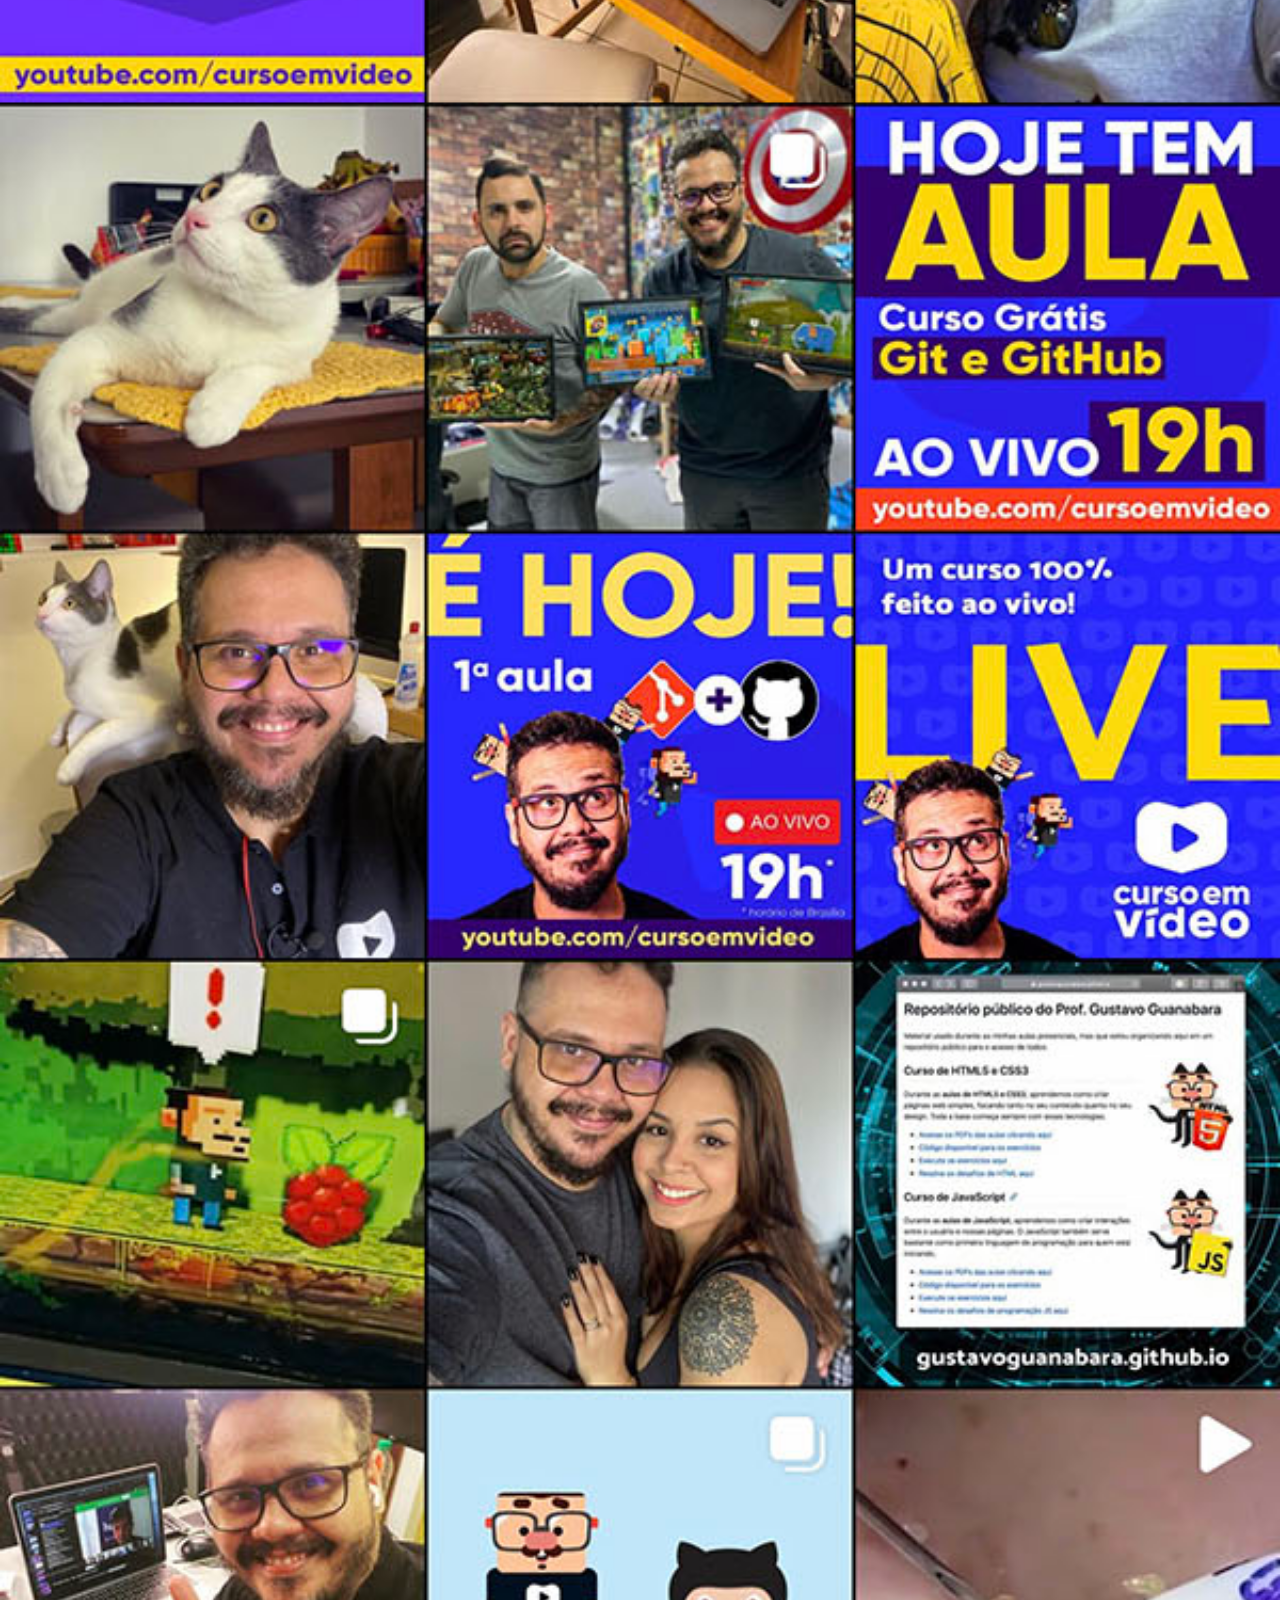
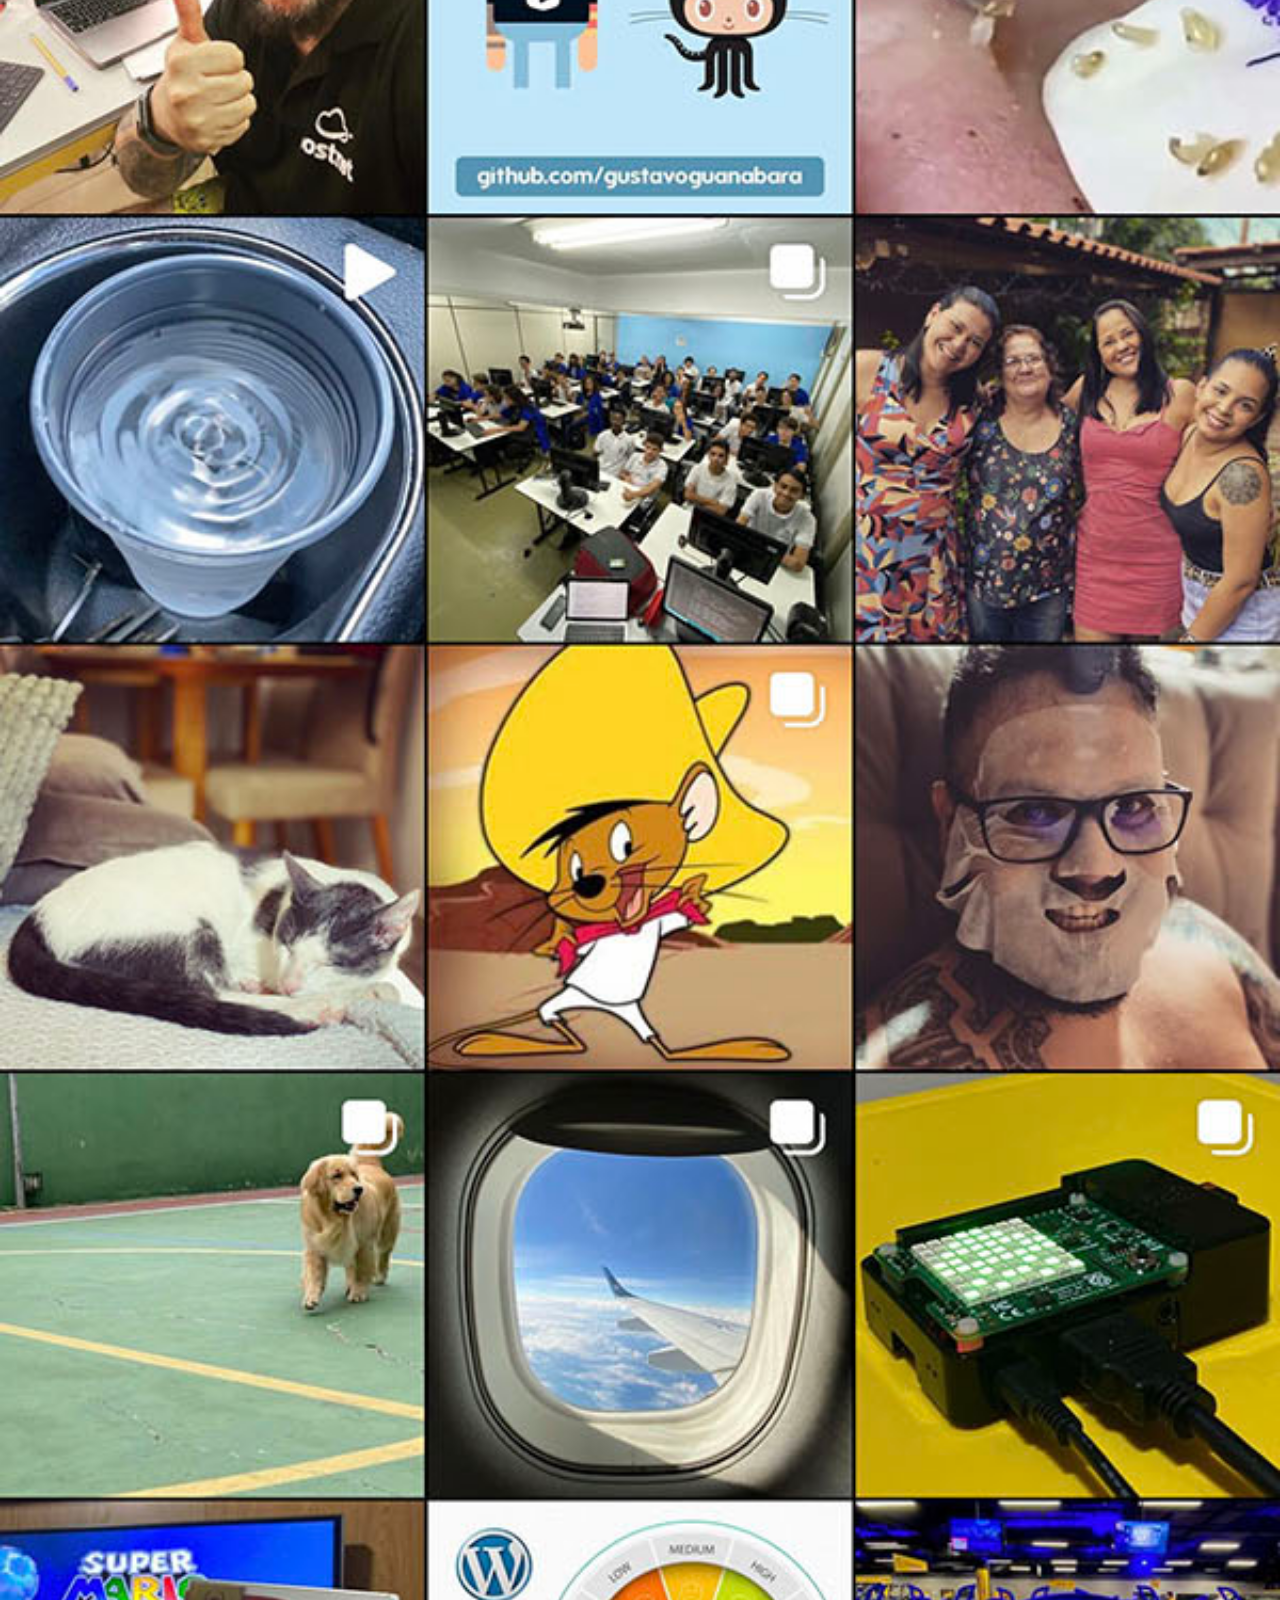
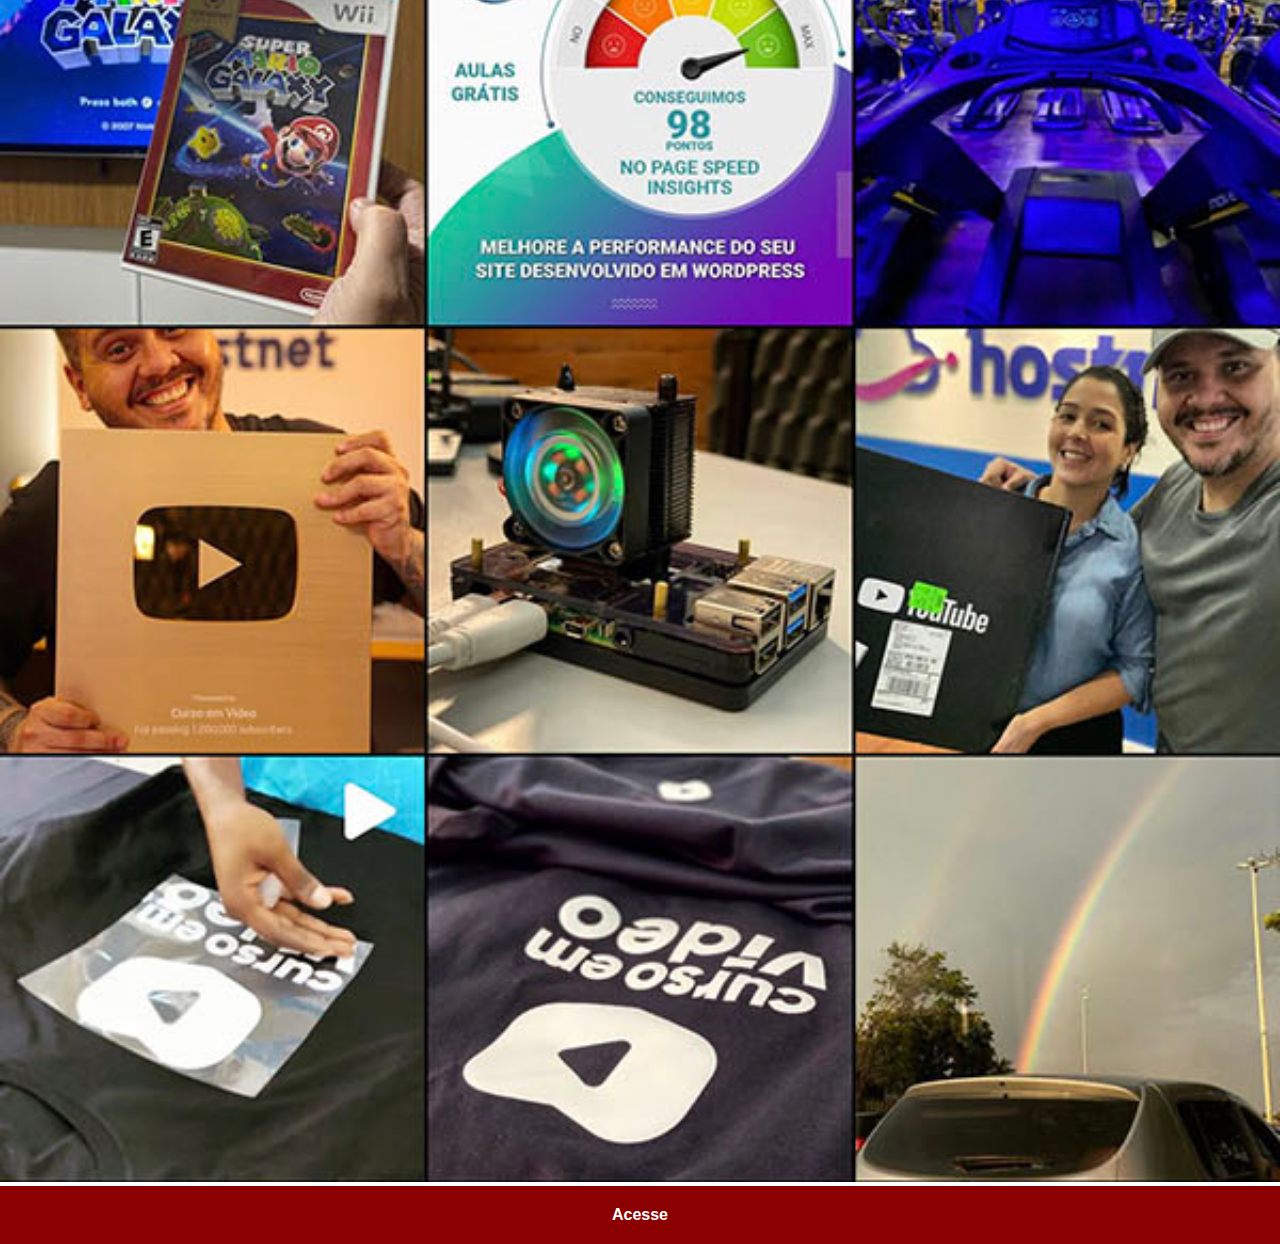
<file: tls/instagram.html>
<!DOCTYPE html>
<html lang="pr-br">
<head>
    <meta charset="UTF-8">
    <meta name="viewport" content="width=device-width, initial-scale=1.0">
    <title>Instagram</title>
    <link rel="stylesheet" href="../css/social.css">
</head>
<body>
    <img src="../imagens/tela-instagram.jpg" alt="Instagram">
    <a href="https://www.instagram.com/gustavoguanabara/" target="_blank">Acesse</a>
    
</body>
</html>
</file>
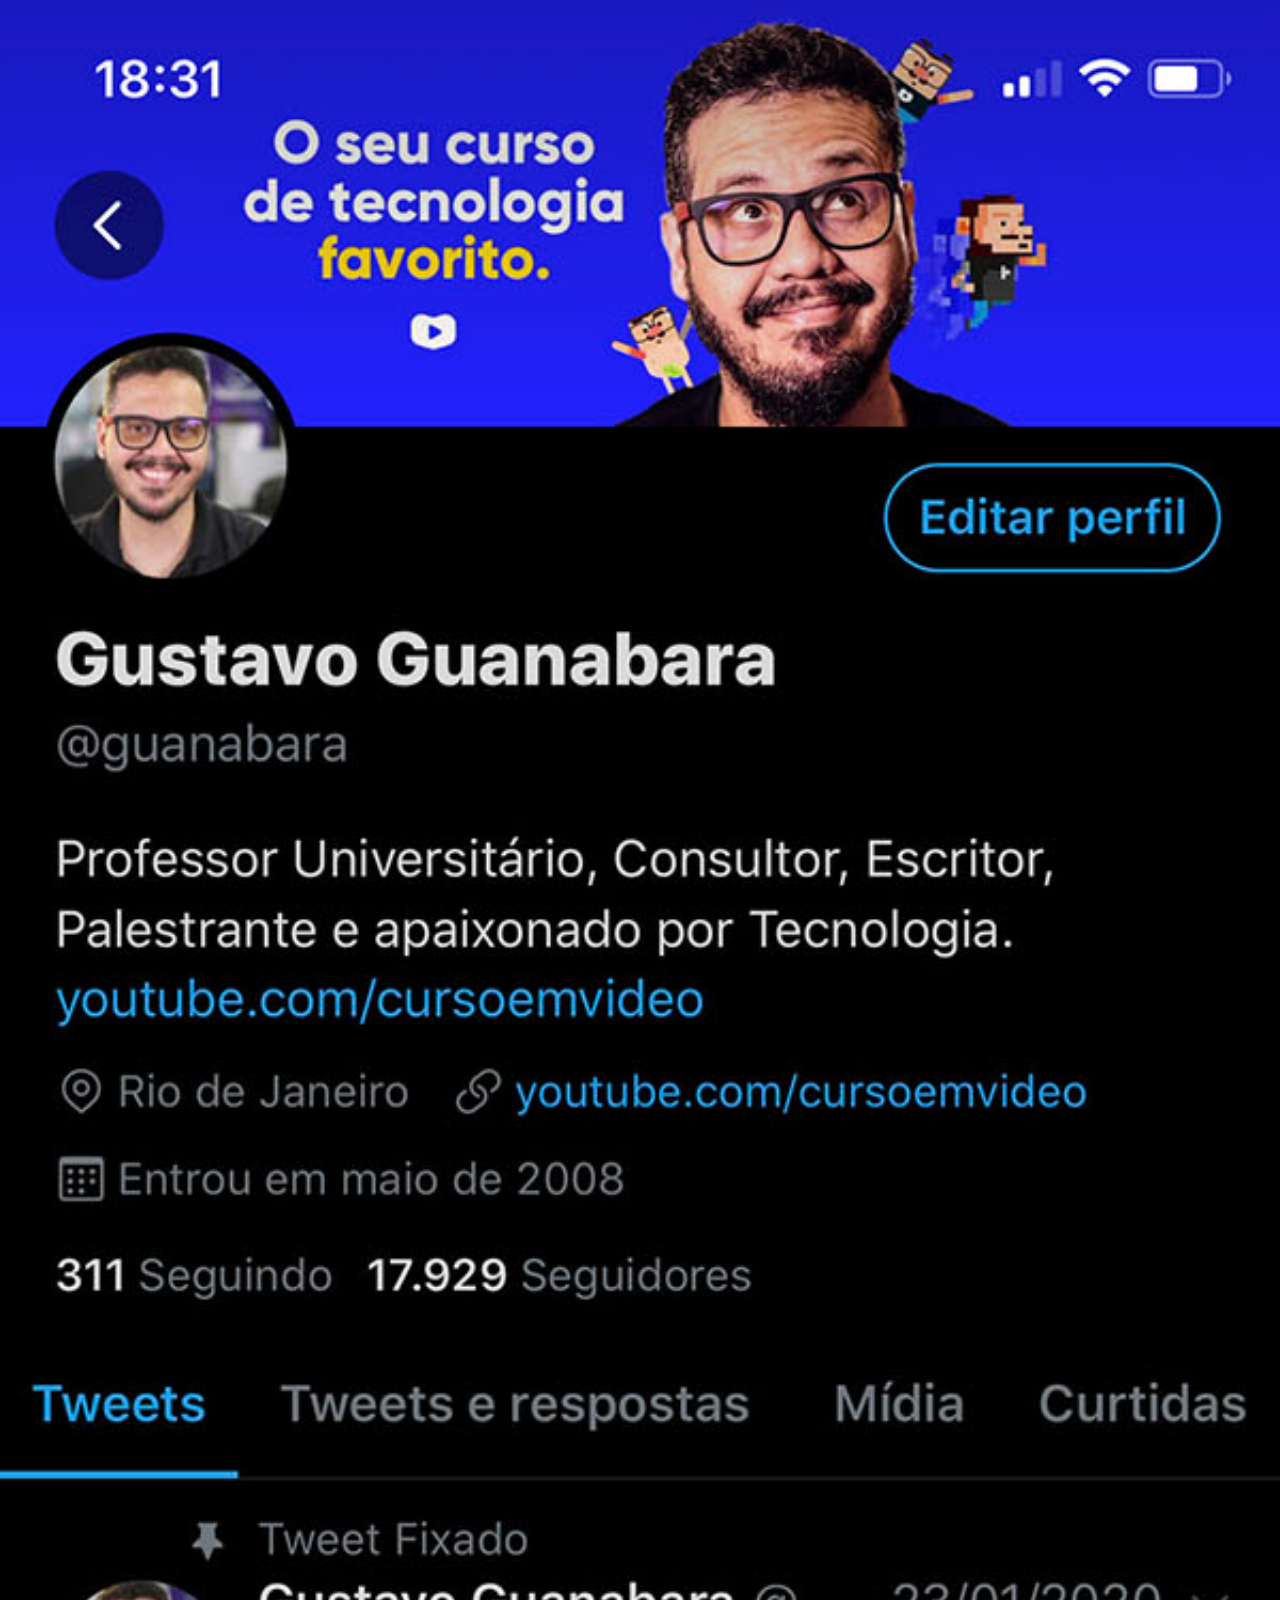
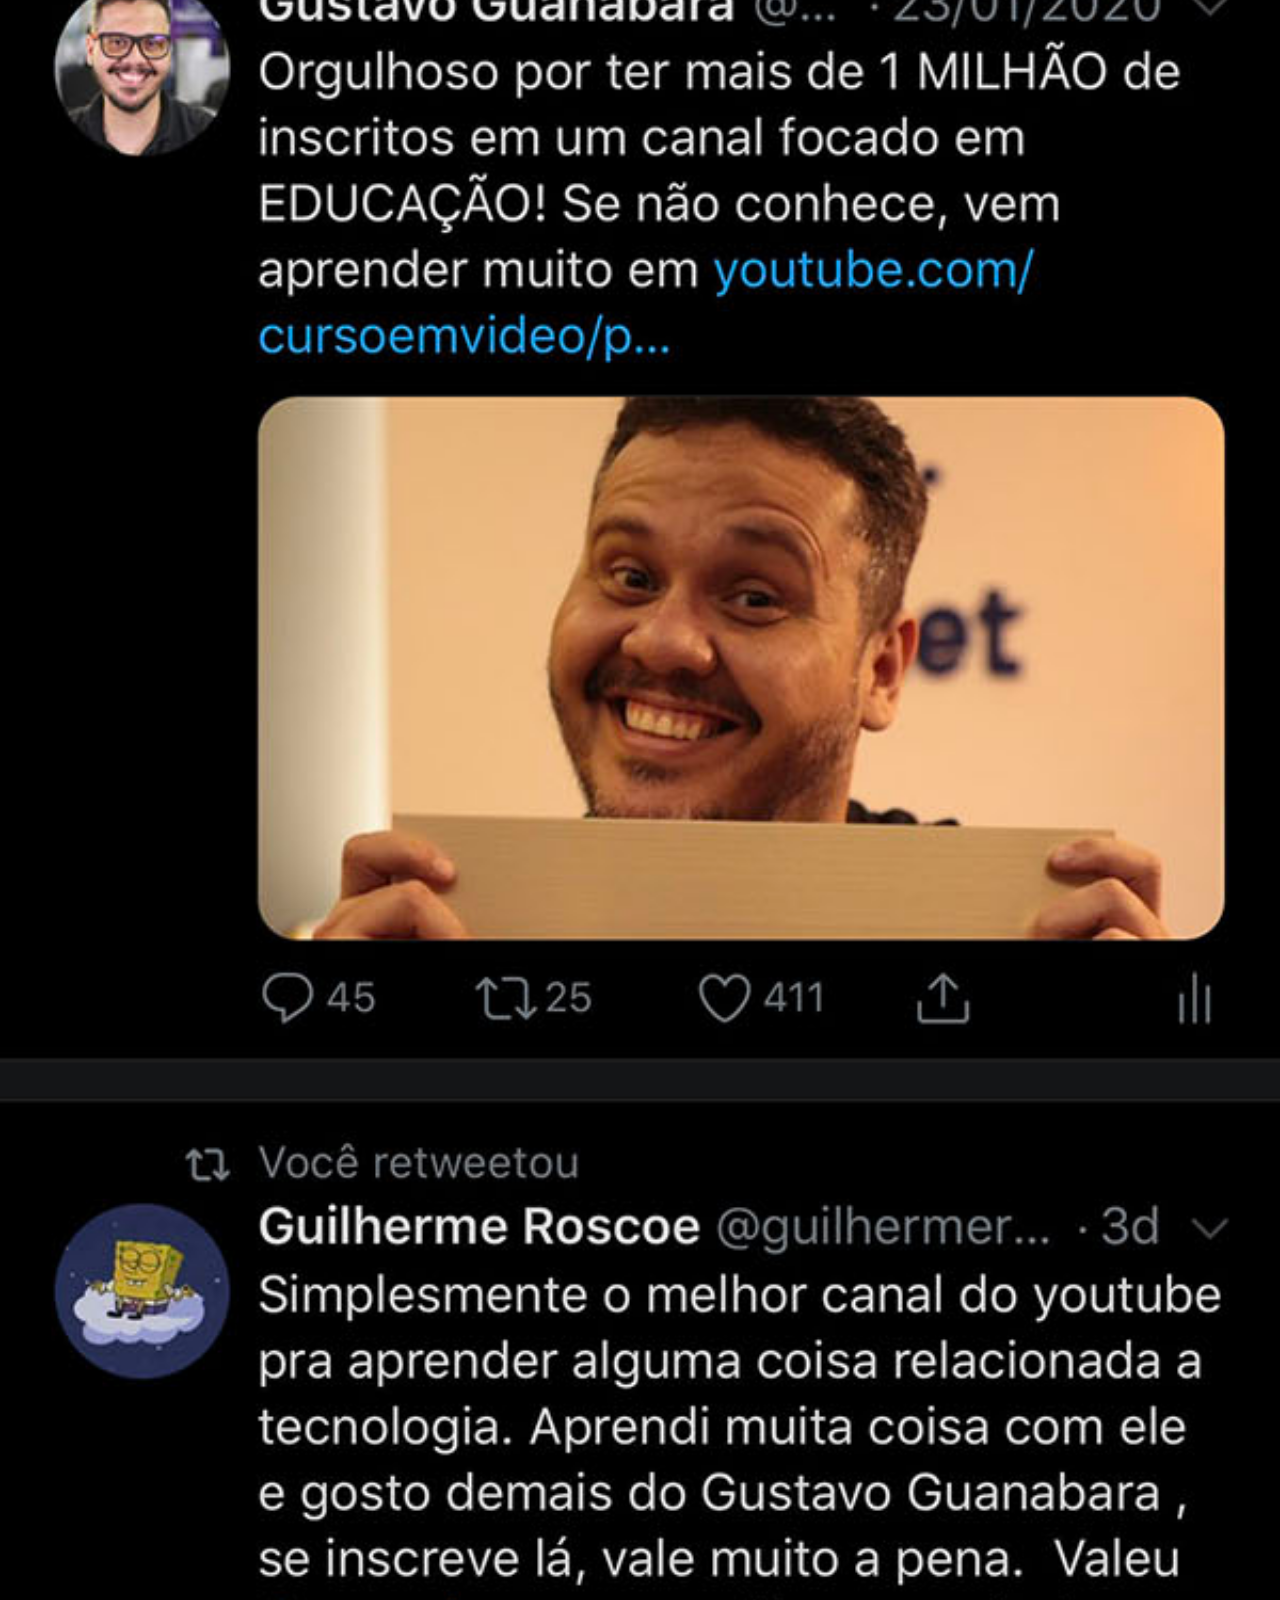
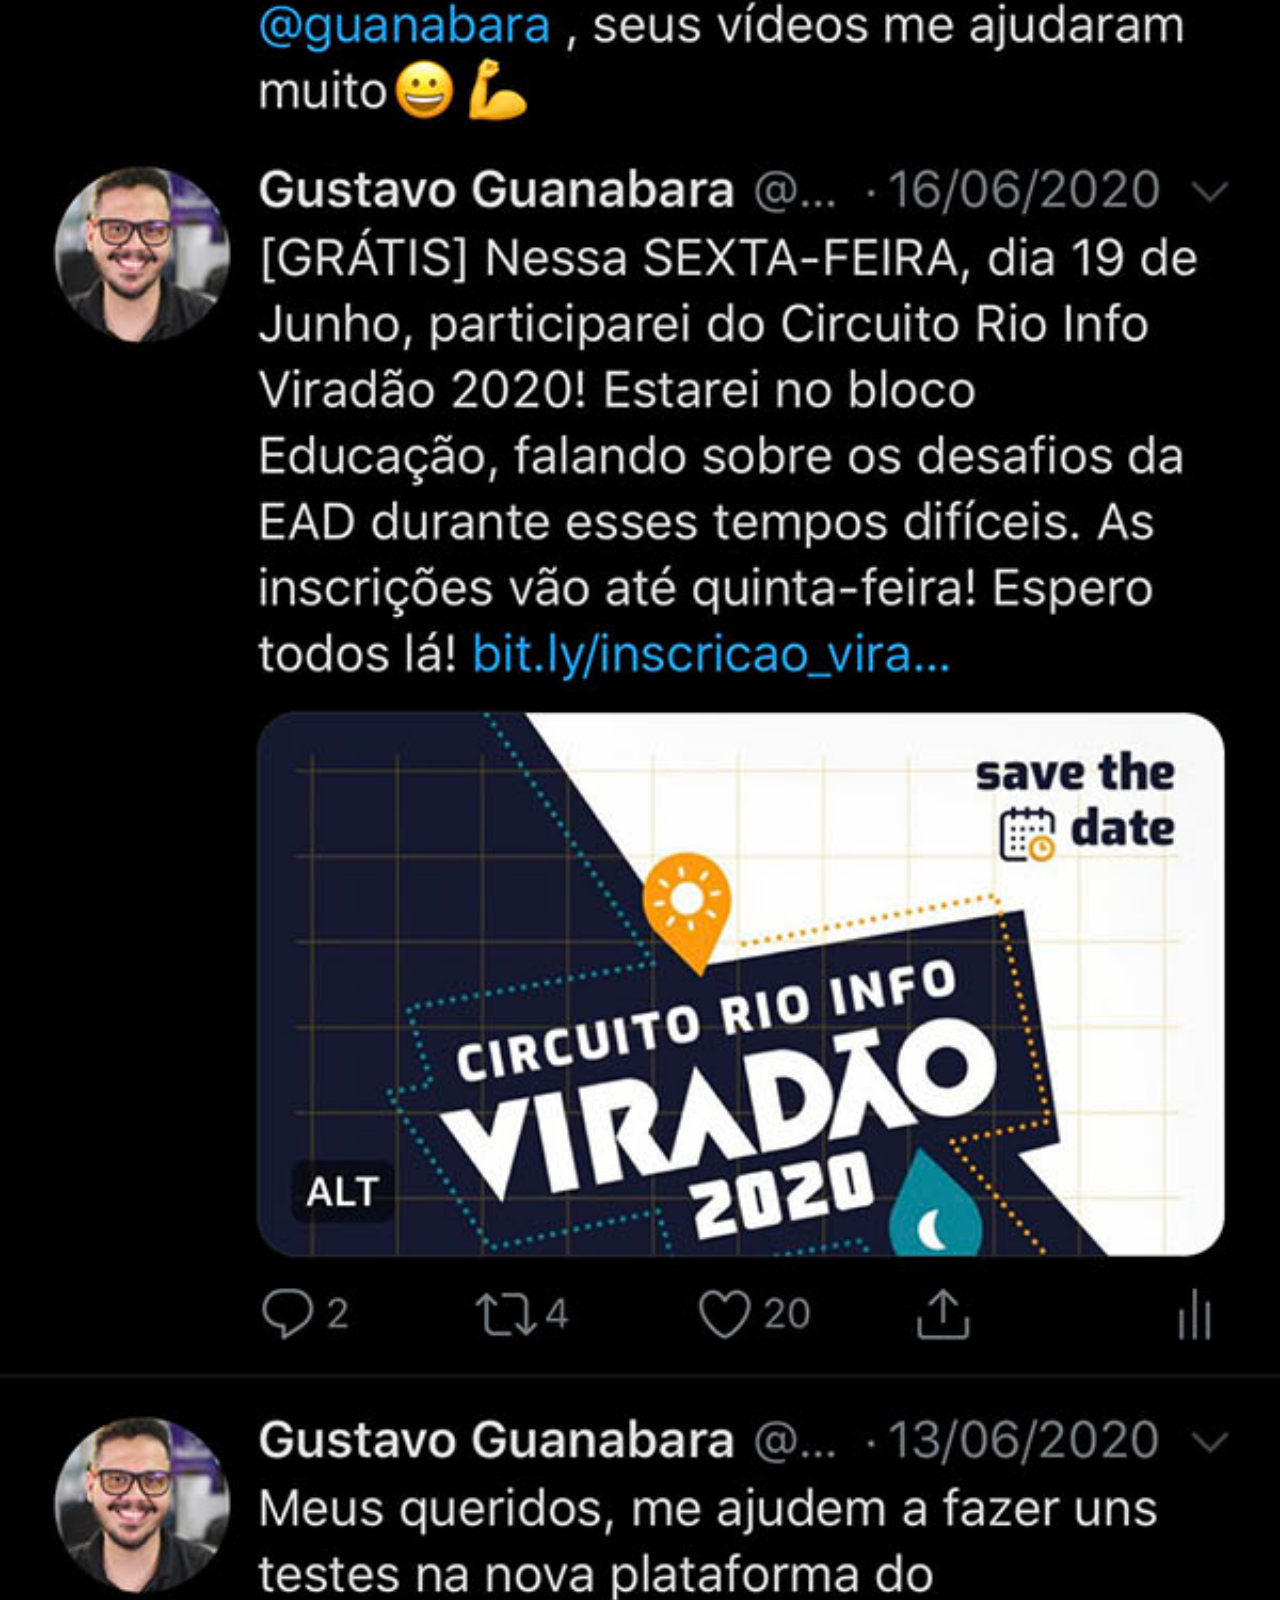
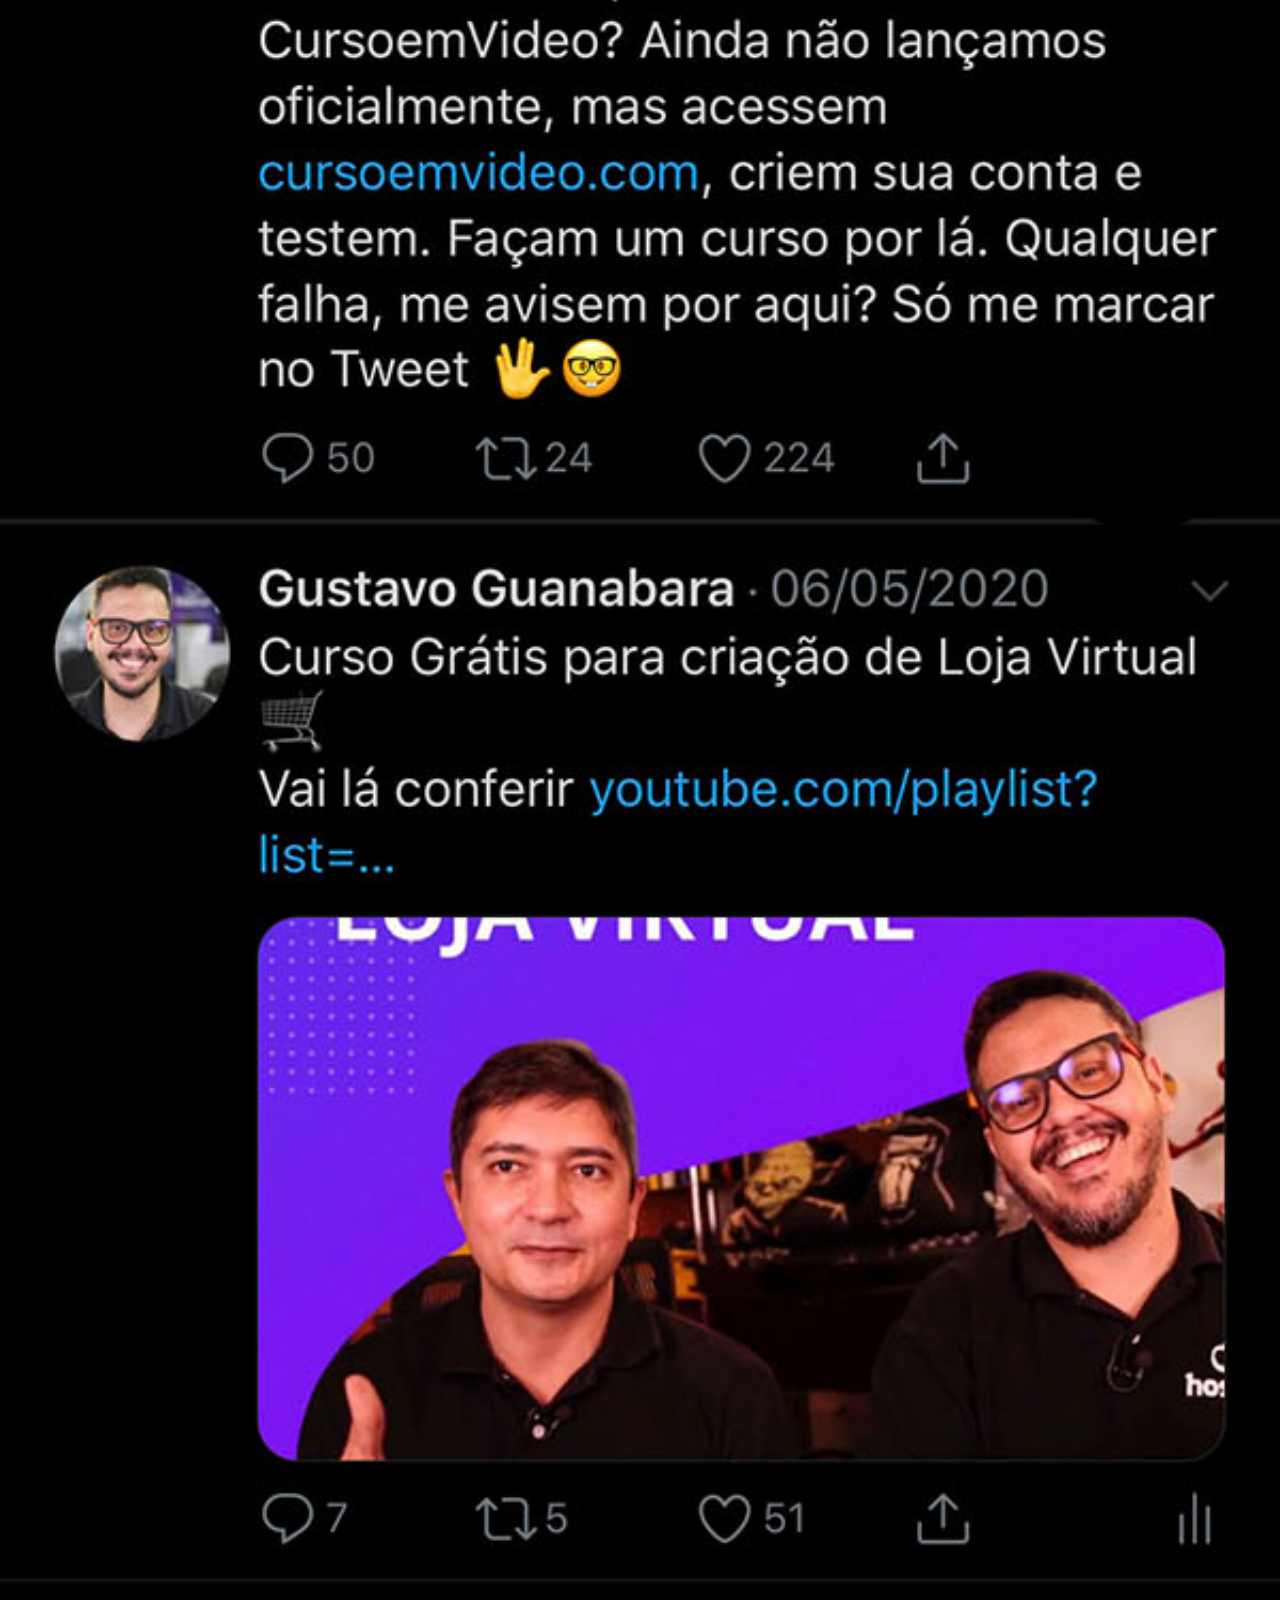
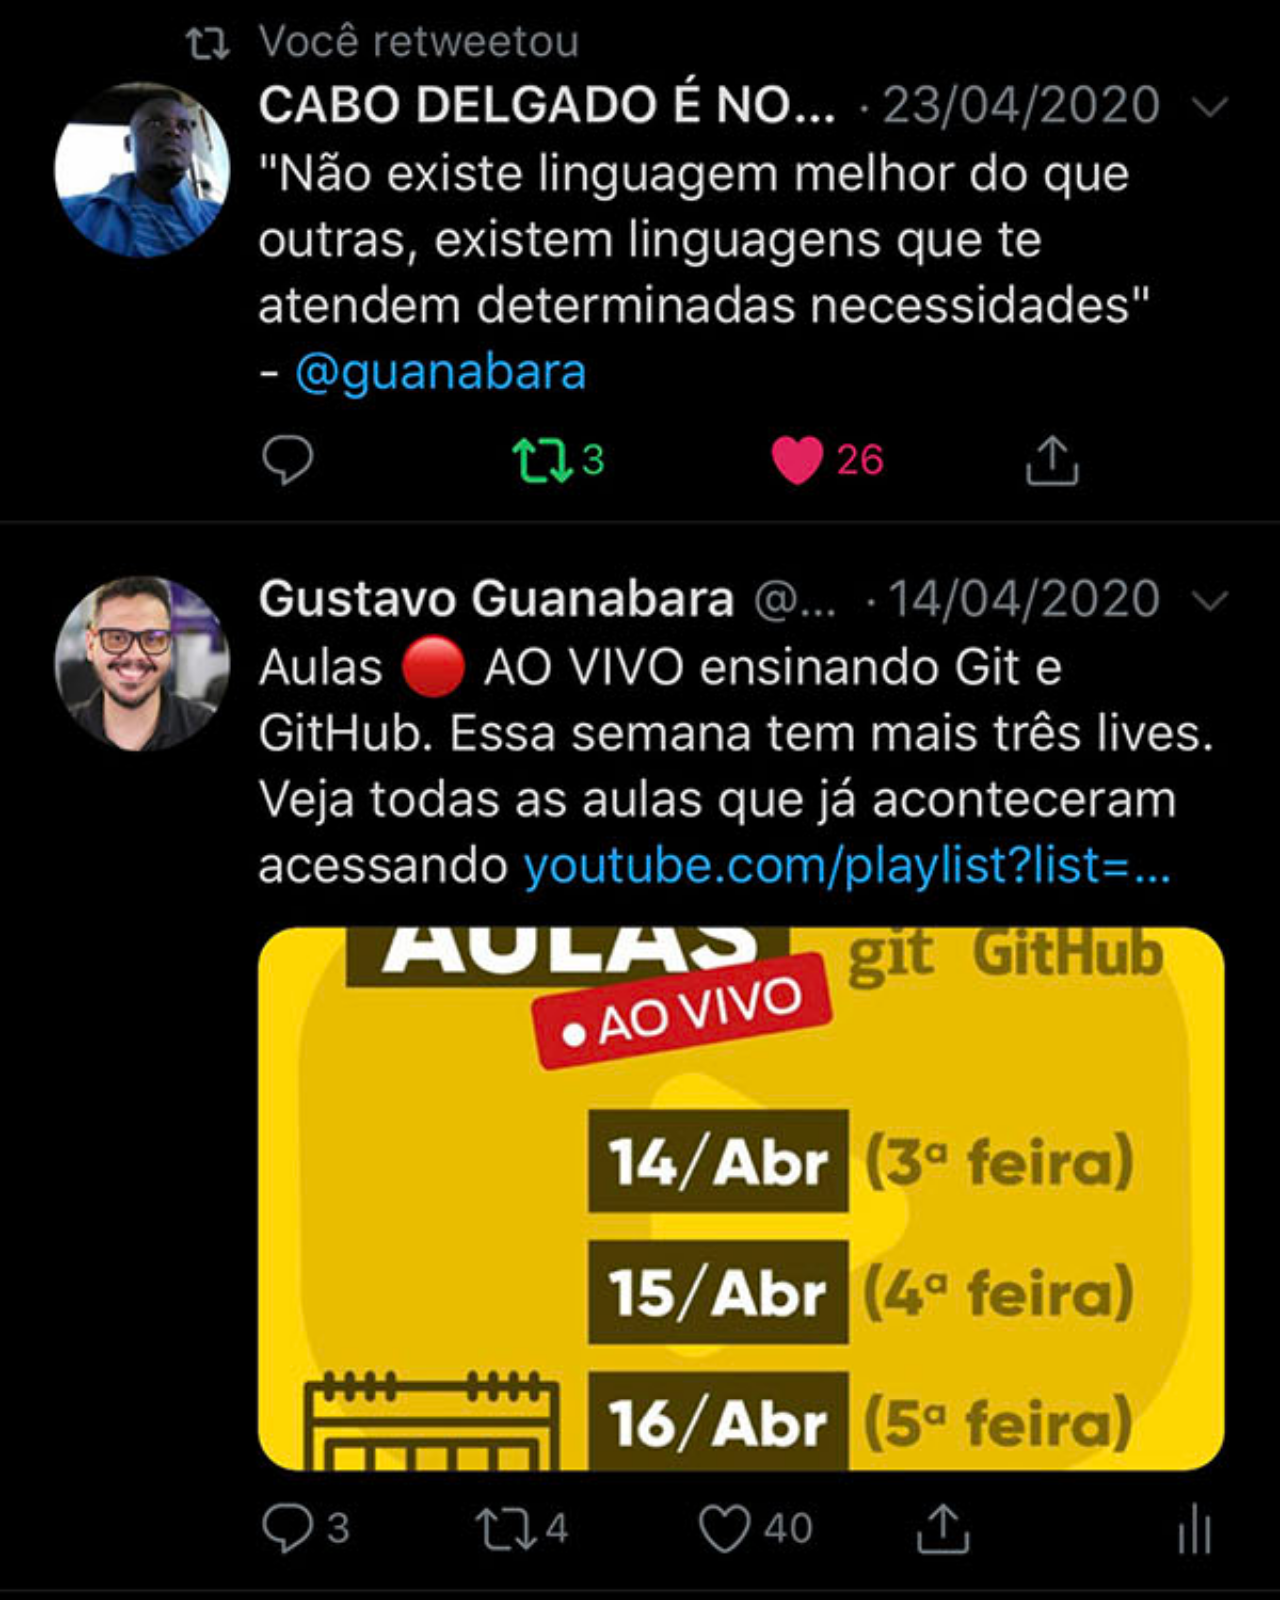
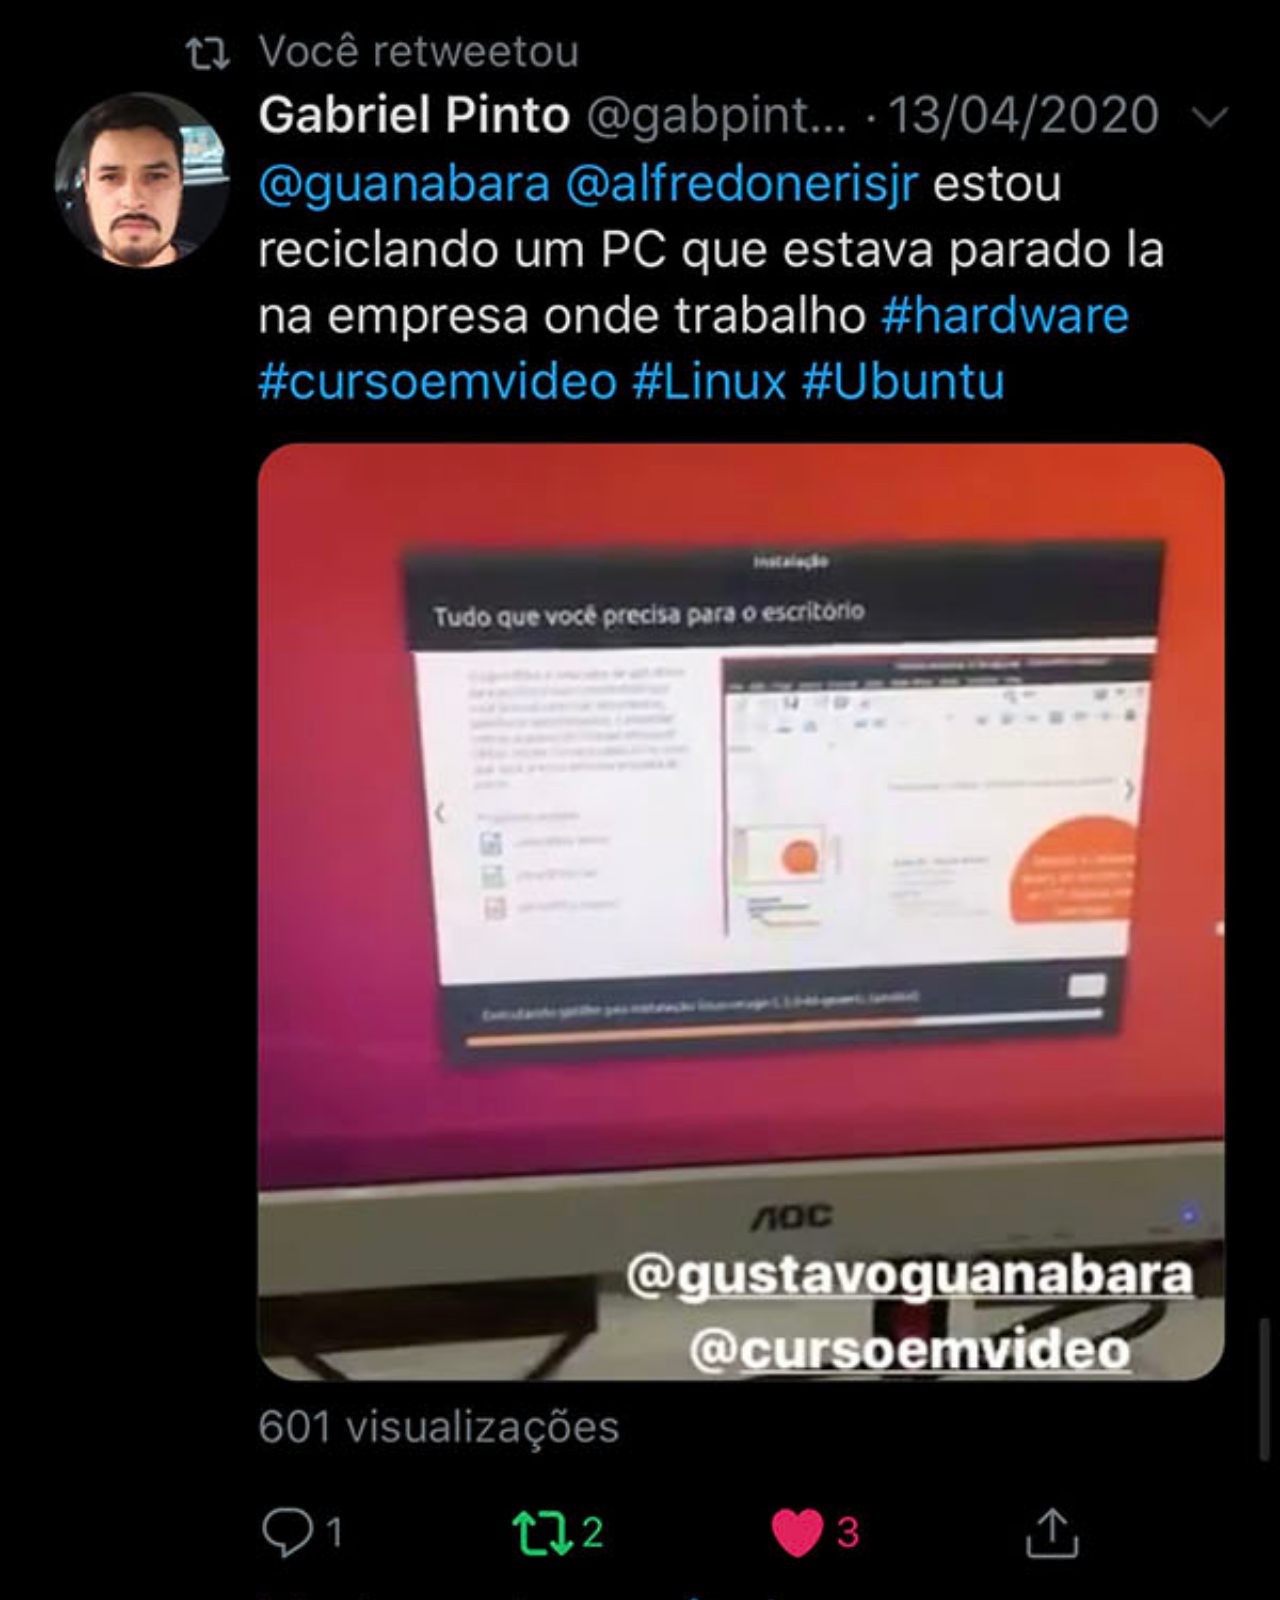
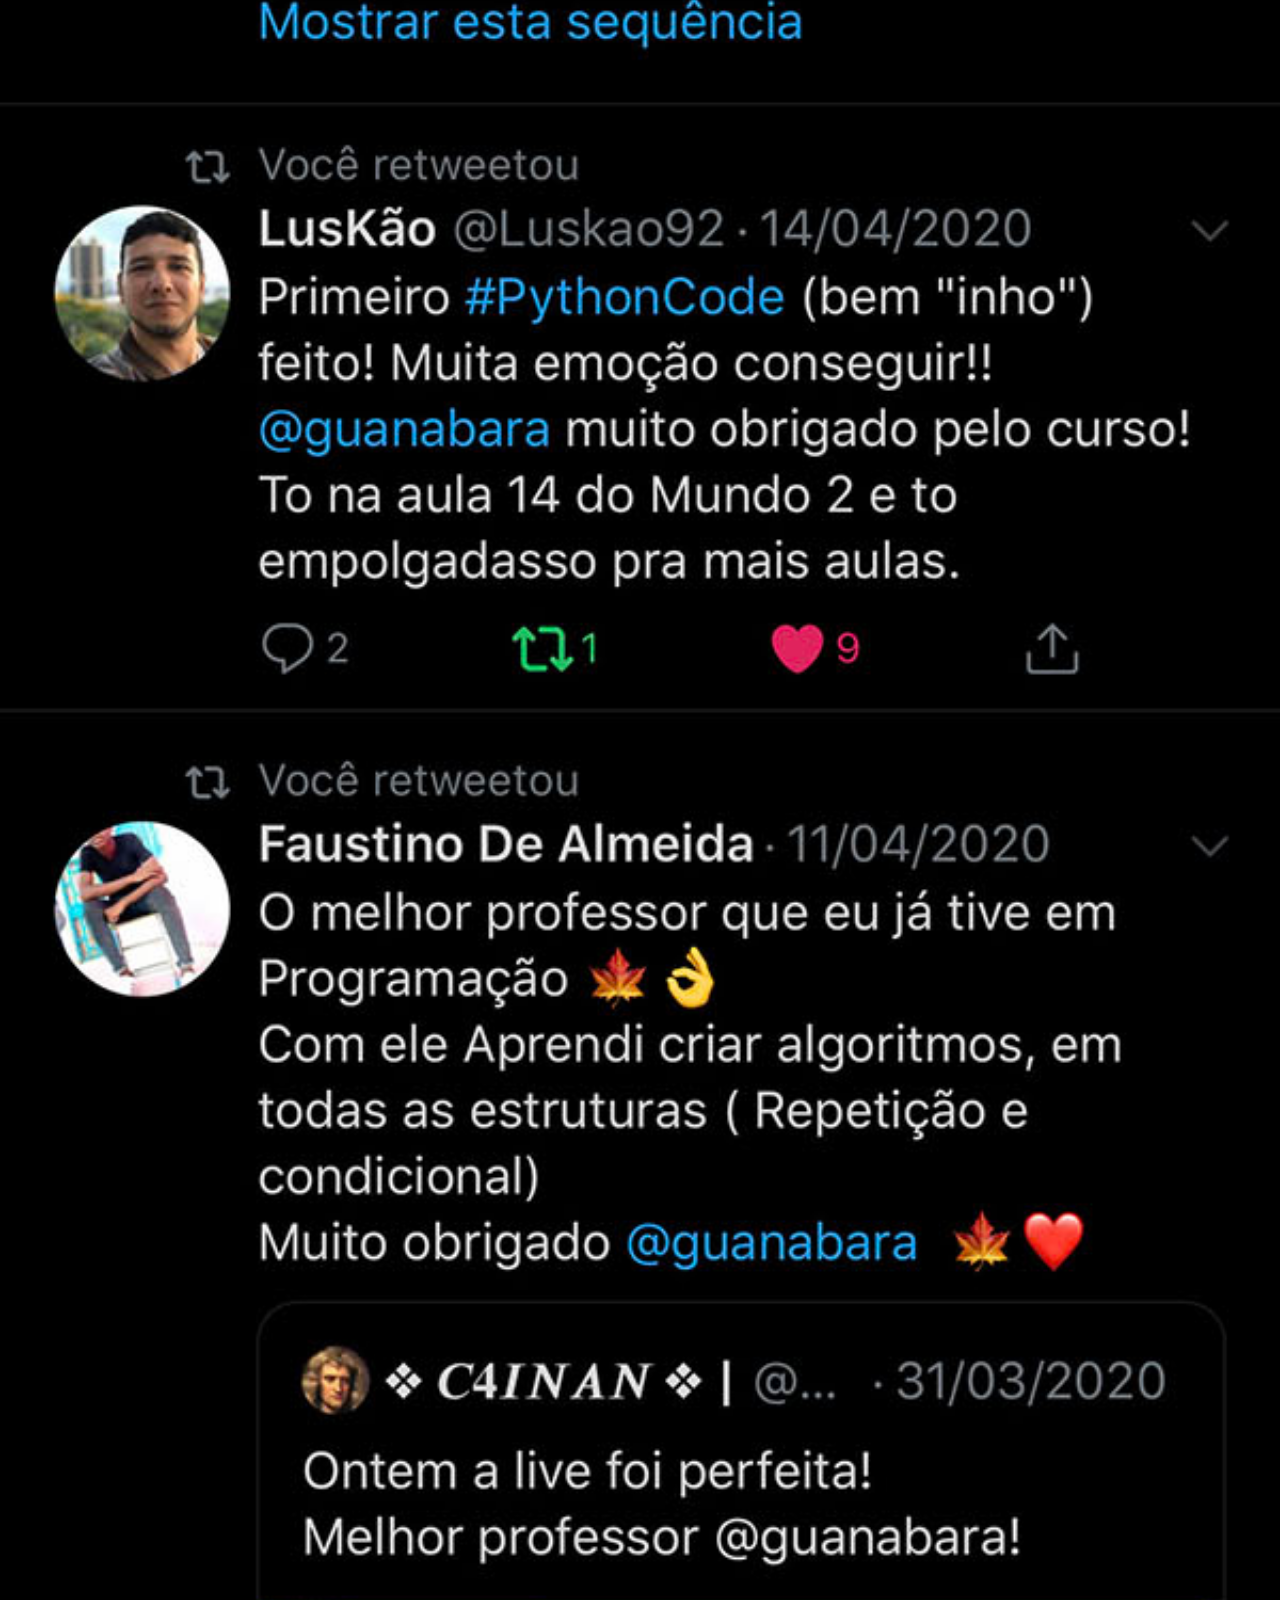
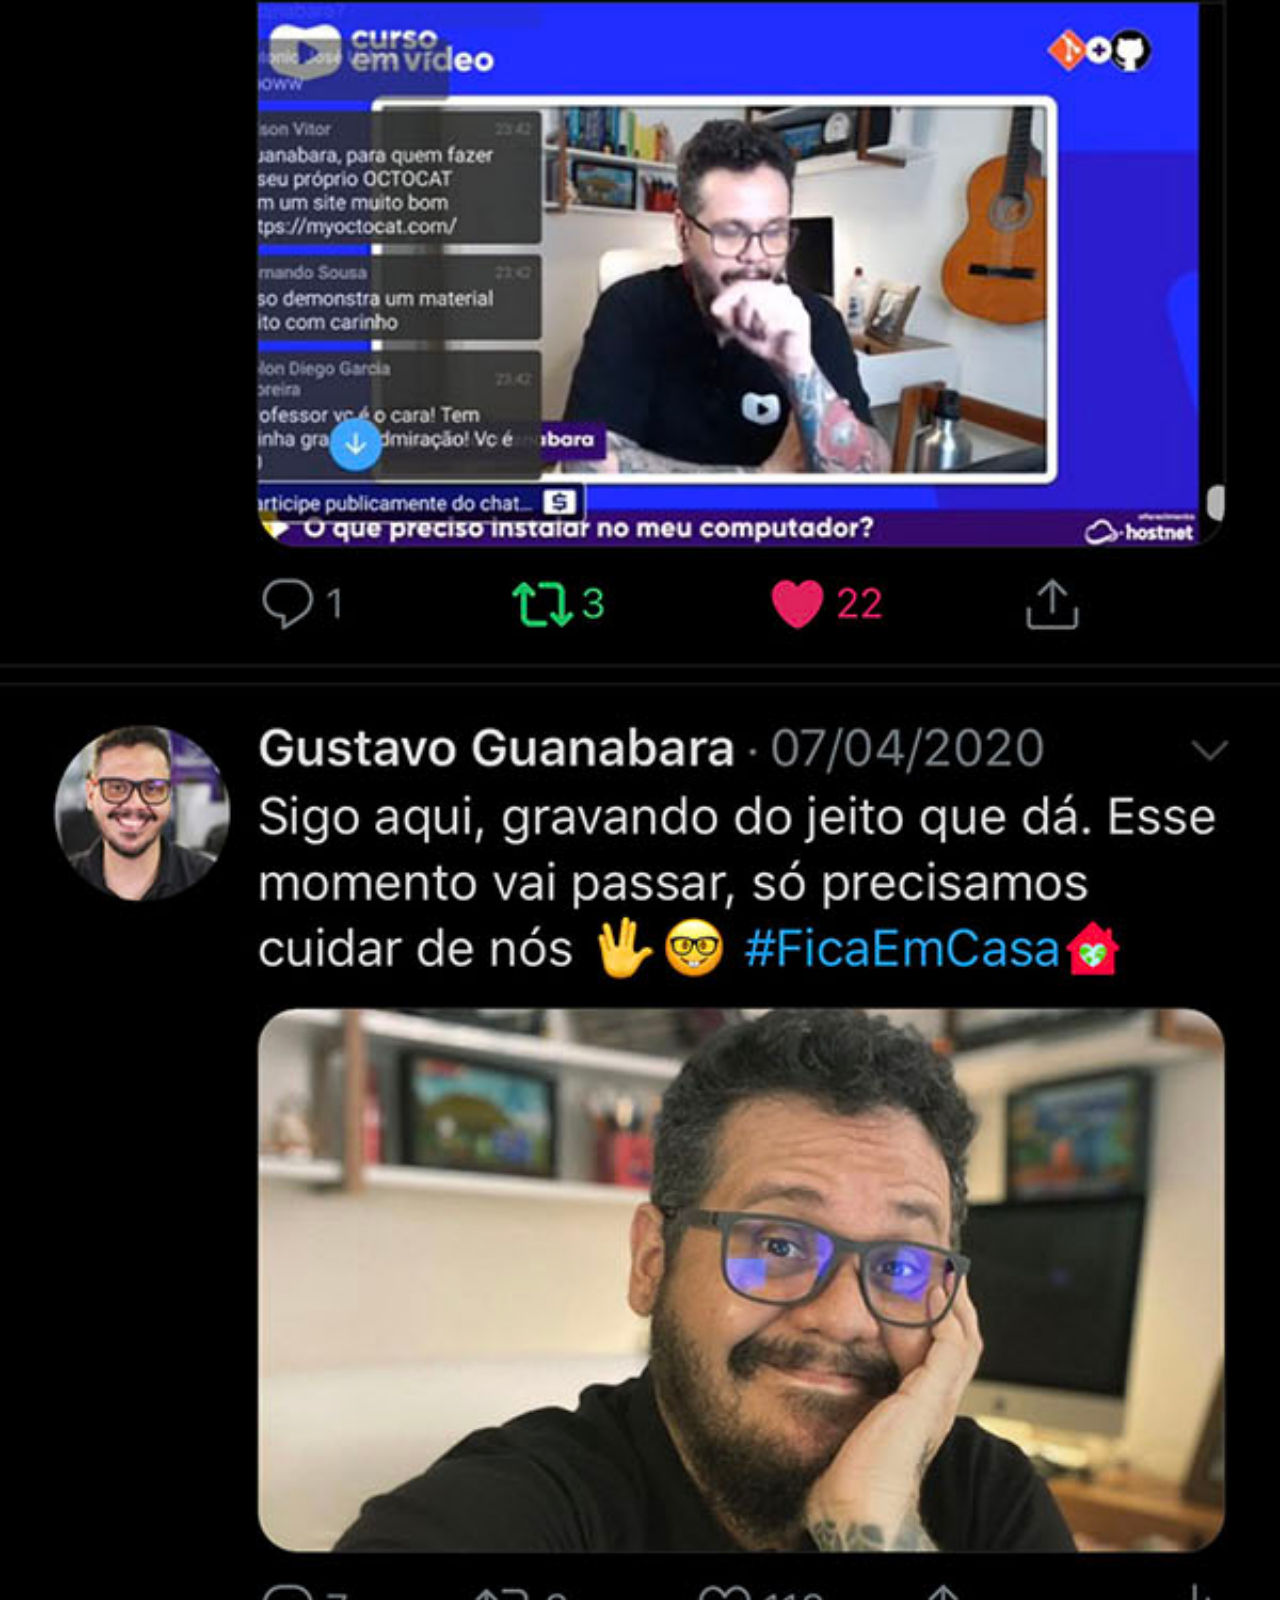
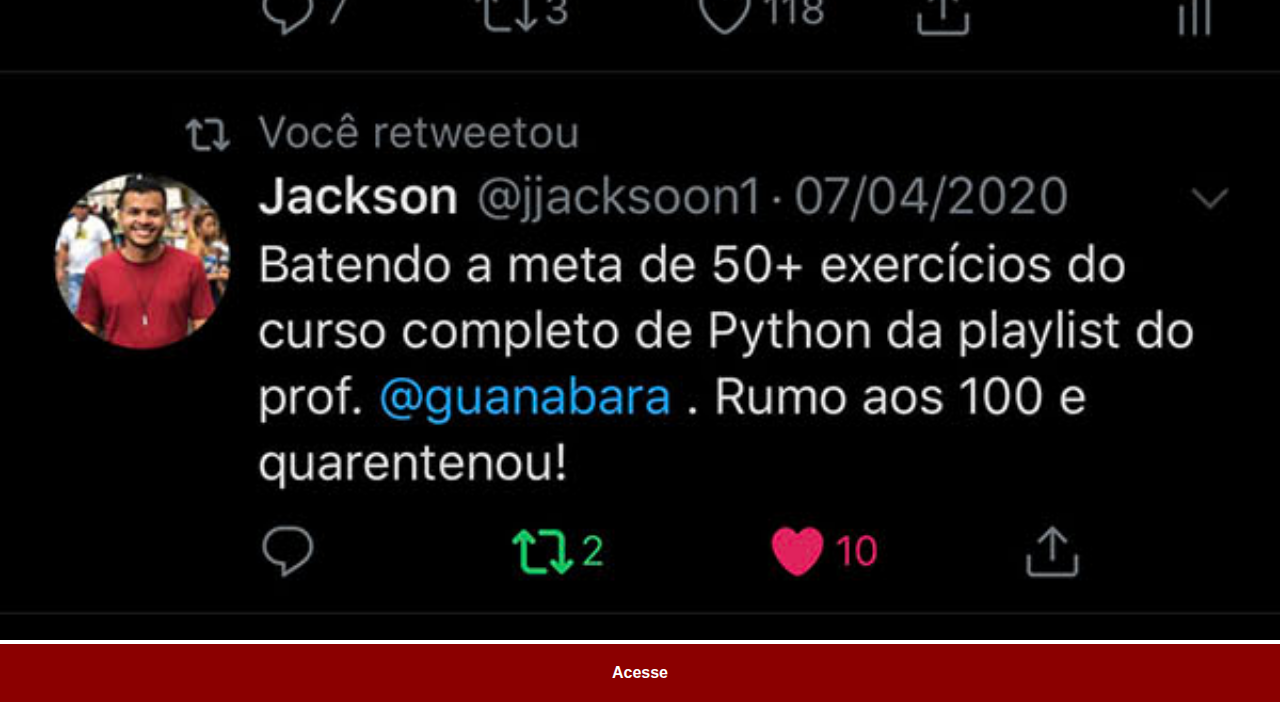
<file: tls/twitter.html>
<!DOCTYPE html>
<html lang="pt-br">
<head>
    <meta charset="UTF-8">
    <meta name="viewport" content="width=device-width, initial-scale=1.0">
    <title>Twitter</title>
    <link rel="stylesheet" href="../css/social.css">
</head>
<body>
    <img src="../imagens/tela-twitter.jpg" alt="Twitter">
    <a href="https://twitter.com/guanabara" target="_blank">Acesse</a>
    
</body>
</html>
</file>
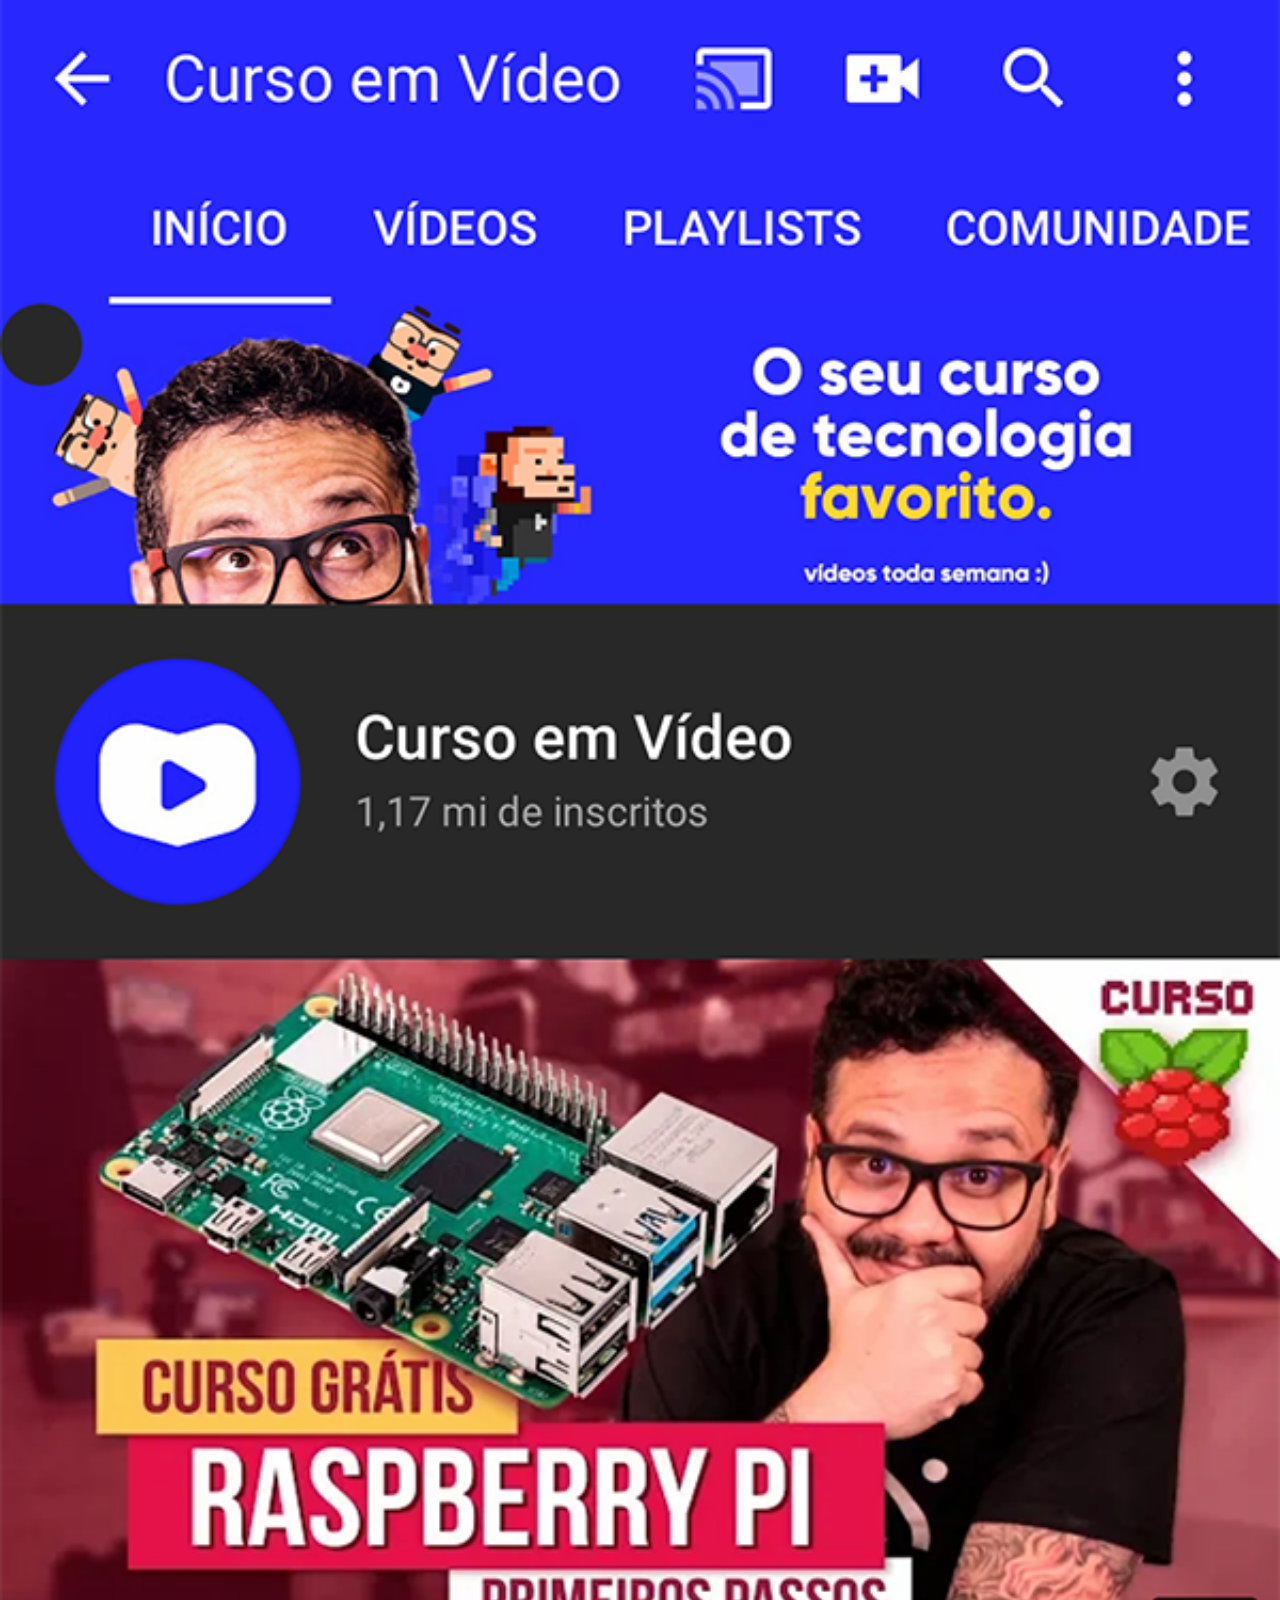
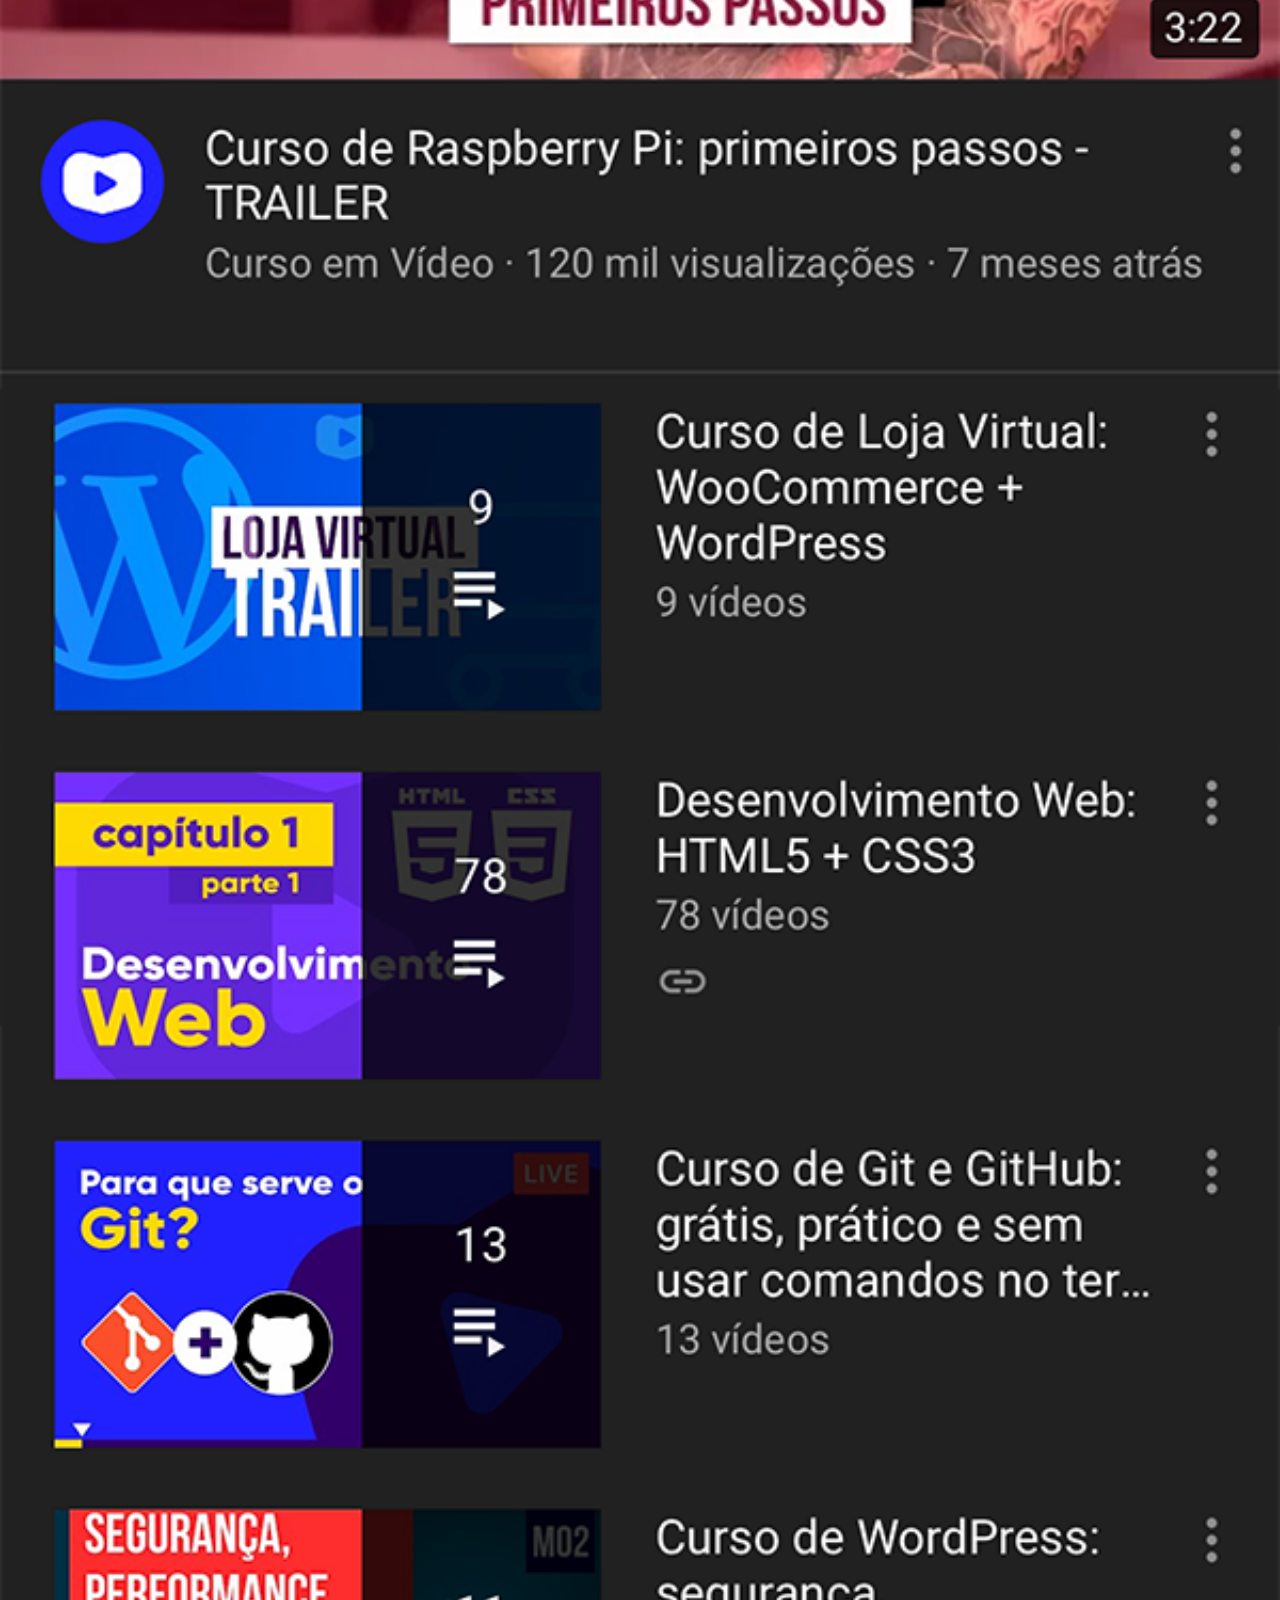
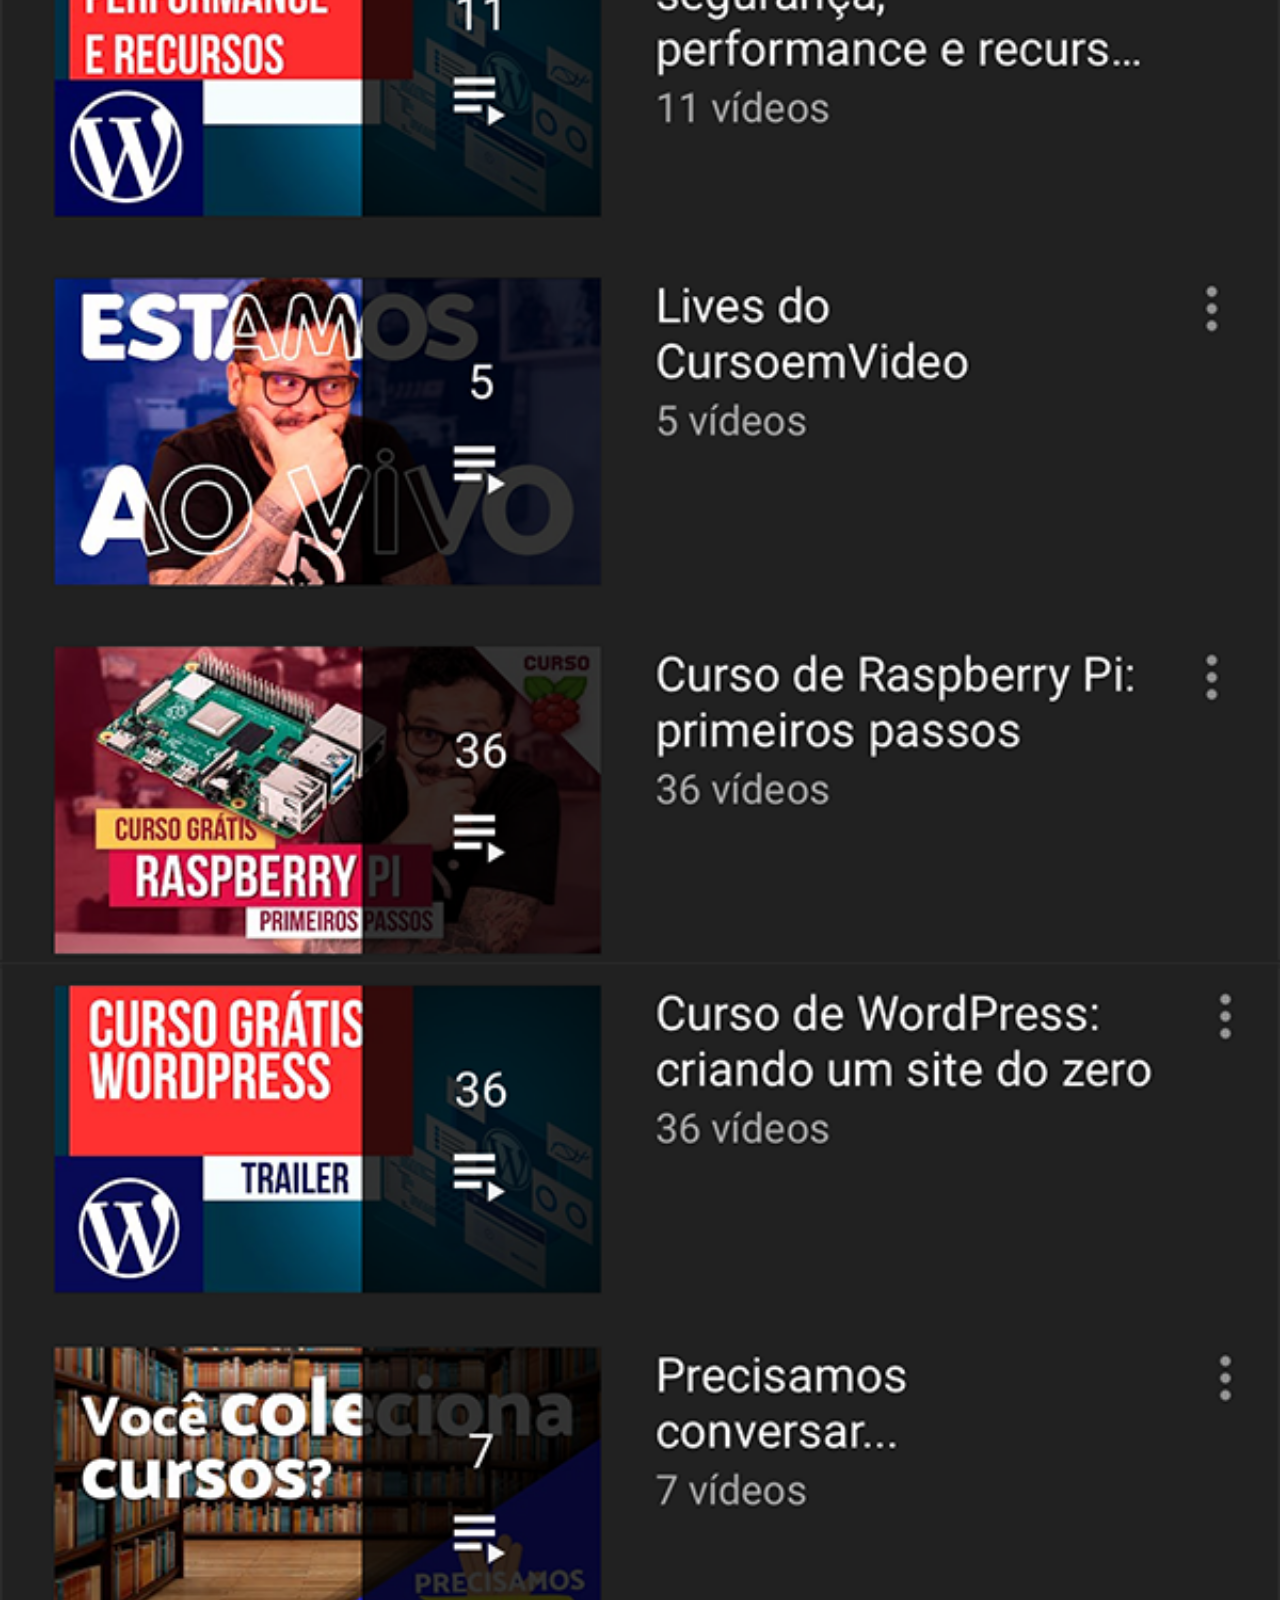
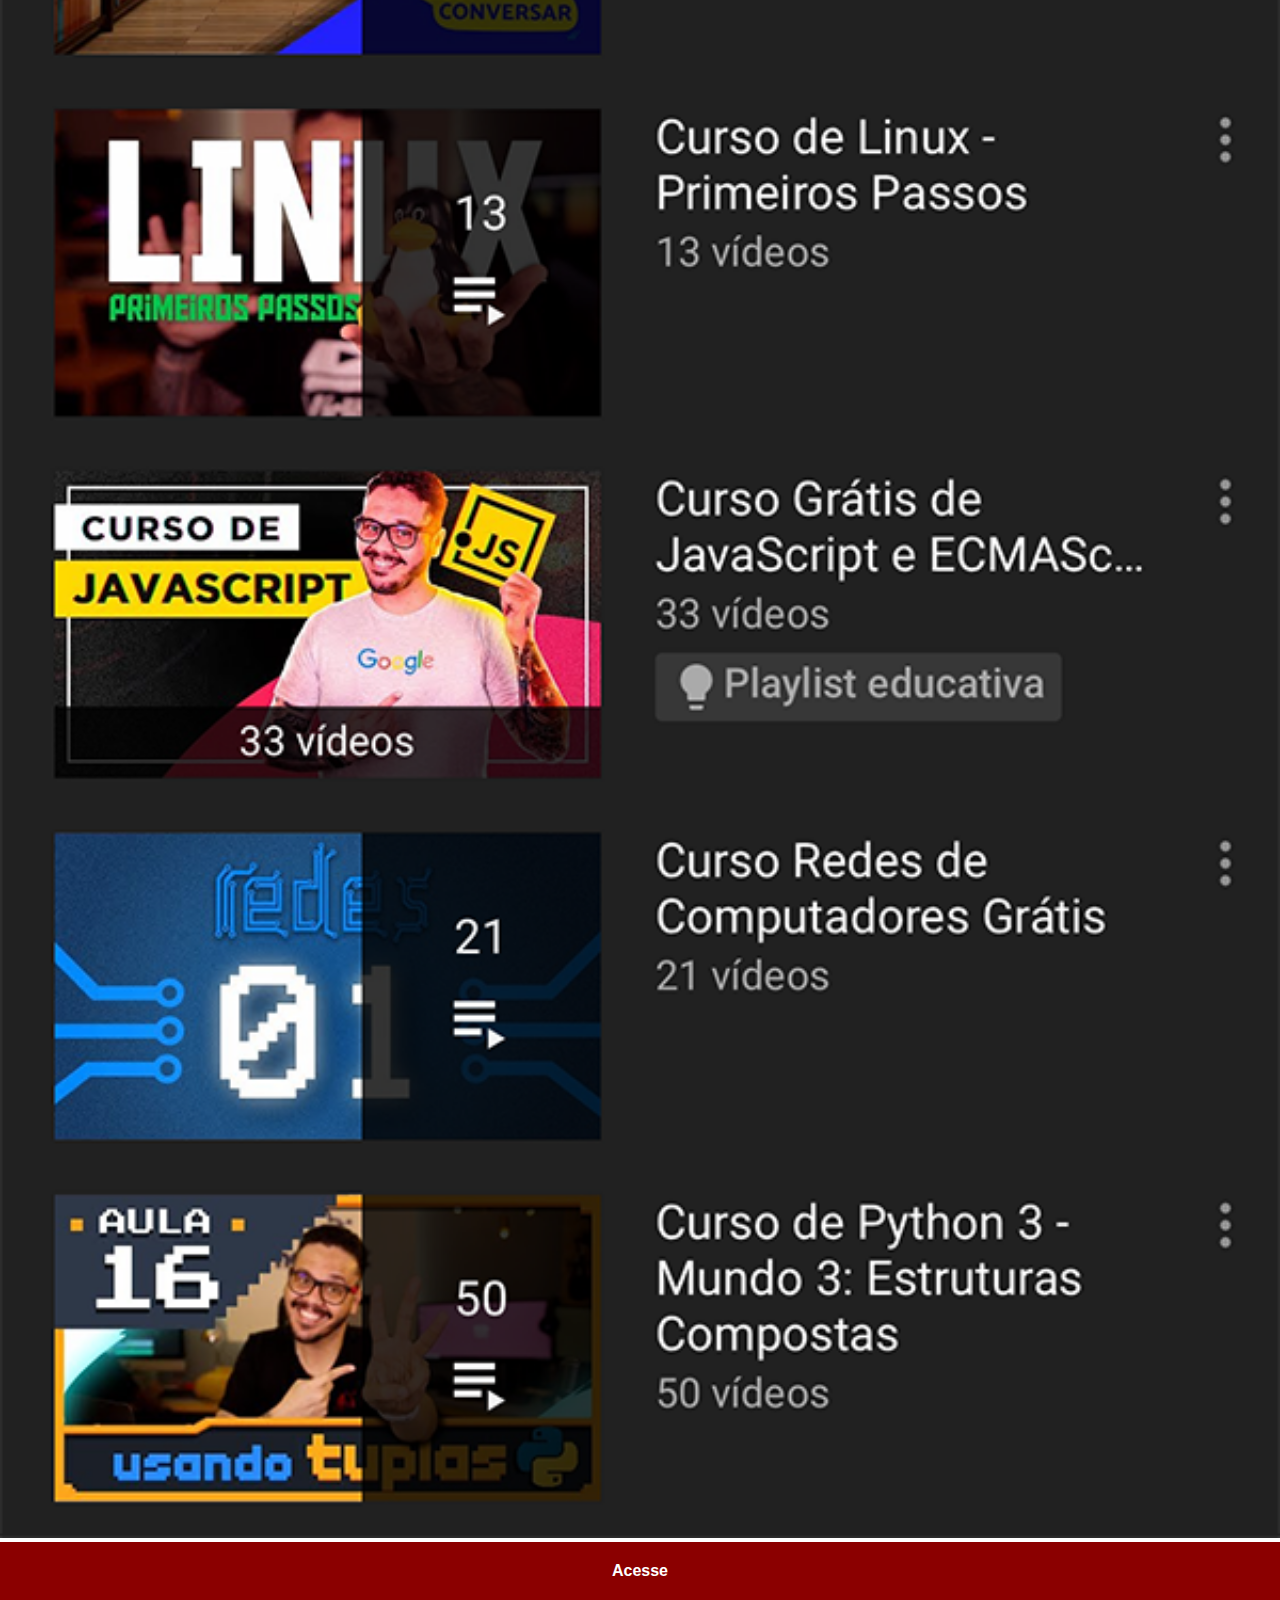
<file: tls/youtube.html>
<!DOCTYPE html>
<html lang="pt-br">
<head>
    <meta charset="UTF-8">
    <meta name="viewport" content="width=device-width, initial-scale=1.0">
    <title>YouTube</title>
    <link rel="stylesheet" href="../css/social.css">
</head>
<body>
    <img src="../imagens/tela-youtube.png" alt="">
    <a href="https://www.youtube.com/@CursoemVideo/playlists" target="_blank">Acesse</a>
    
</body>
</html>
</file>
<file: css/style.css>
@charset "UTF8";

* {
    margin: 0px;
    padding: 0px;
}

html, body {
    height: 100vh;
    width: 95vw;
}
    
body {
    background: url(../imagens/fundo-madeira.jpg) no-repeat top center;
    background-size: cover;
    background-attachment: fixed;
}

main {
    height: 95vh;
    position: relative; 
}
section#tlf {
    height: 627px;
    width: 311px;
    position: absolute;
    top: 50%;
    left: 50%;
    transform: translate(-50%, -50%);
    background:   url('../imagens/frame-iphone.png') no-repeat;
}

section#rds img {
    width: 50px;
    margin: 10px;
    border-radius: 50%;
    box-shadow: 2px 2px 5px solid rgba(0, 0, 0, 0.507);
    box-sizing: border-box;
}
section#rds {
    display: flex;
    text-align: right;
    justify-content: left;
    flex-flow: column;
}
section#rds img:hover {
    border: 2px solid rgba(255, 255, 255, 0.61);
    transition: border .5s;
}


iframe#frm {
    position: relative;
    top: 81px;
    left: 23px;
    height: 470px;
    width: 270px;
}
</file>
<file: css/social.css>
@charset "UTF-8";

* {
    margin: 0px;
    padding: 0px;
    font-family: Arial, Helvetica, sans-serif;
}
::-webkit-scrollbar {
    width: 0px;
    height: 0px;
}
img {
    width: 100vw;
}
a {
    display: block;
    background-color: darkred;
    color: white;
    padding: 20px;
    text-align: center;
    font-weight: bolder;
    text-decoration: none;
}
a:hover {
    background-color: red;
}
</file>
